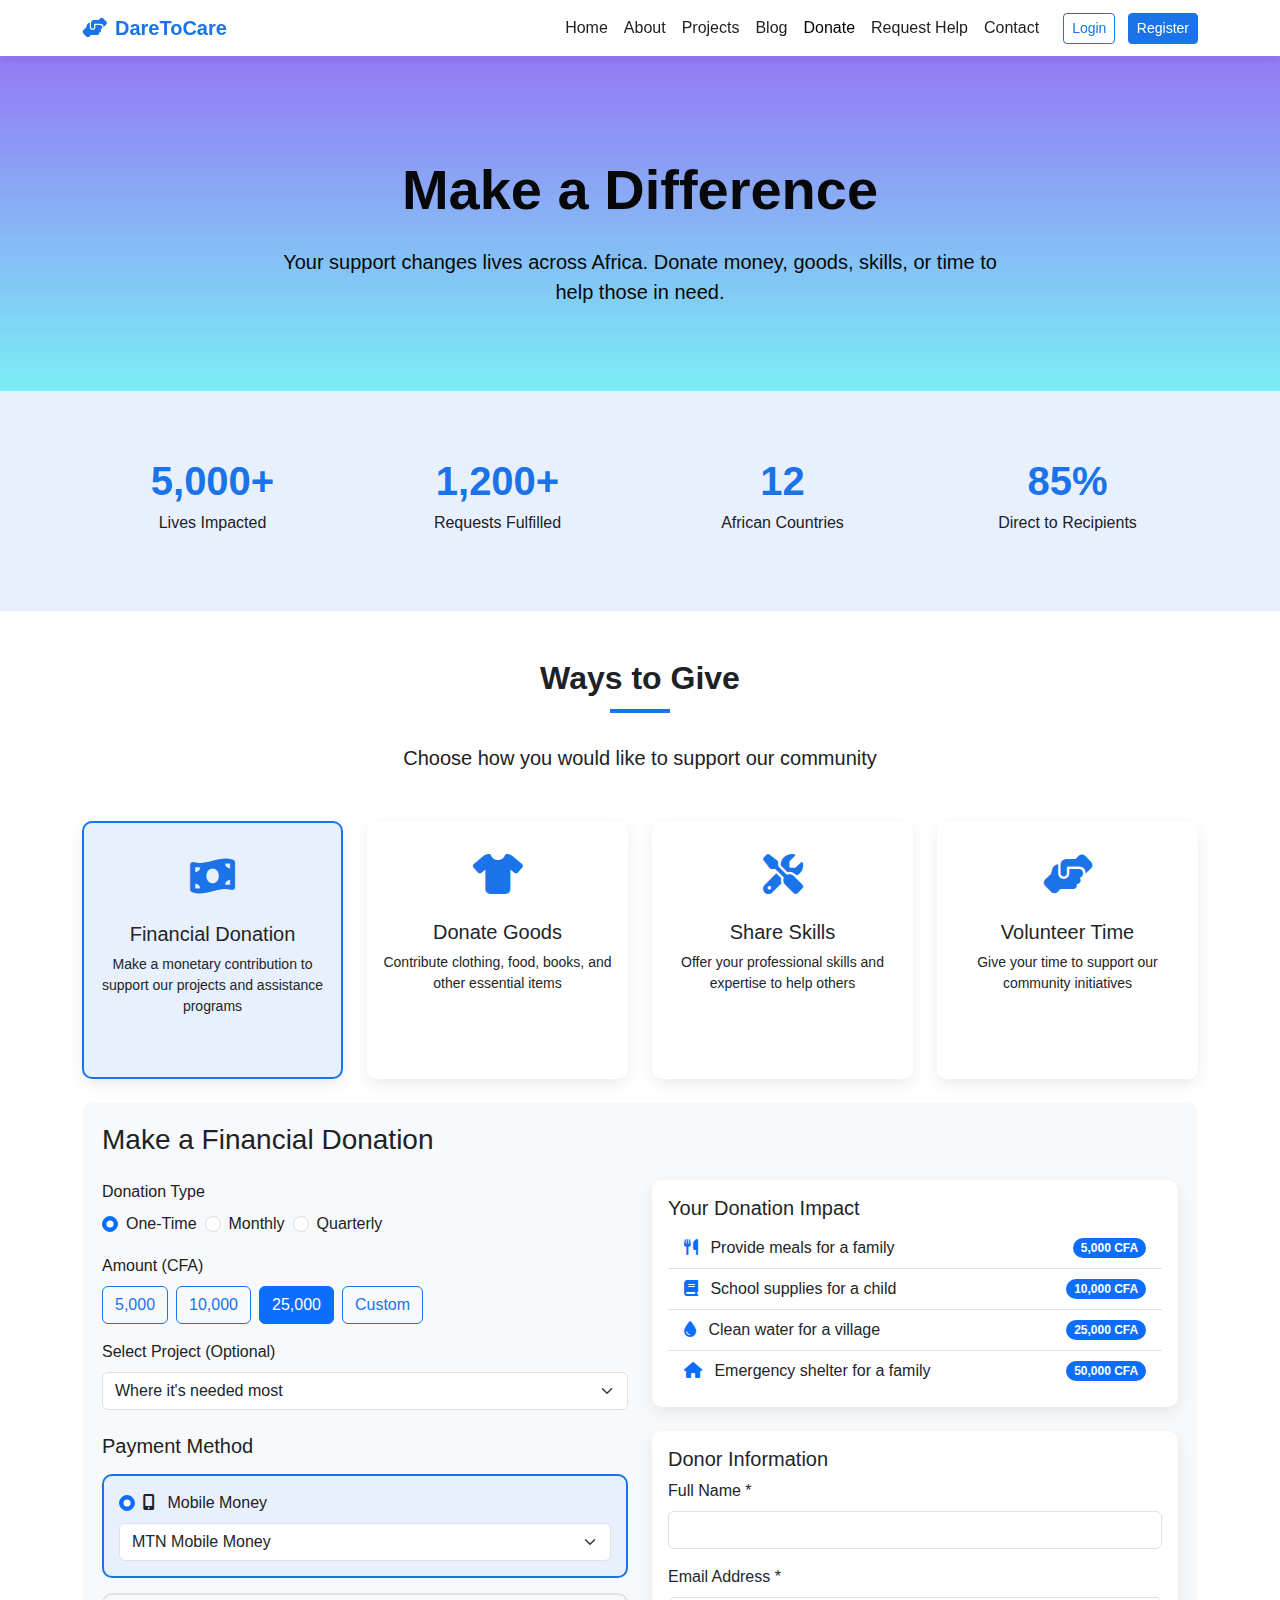
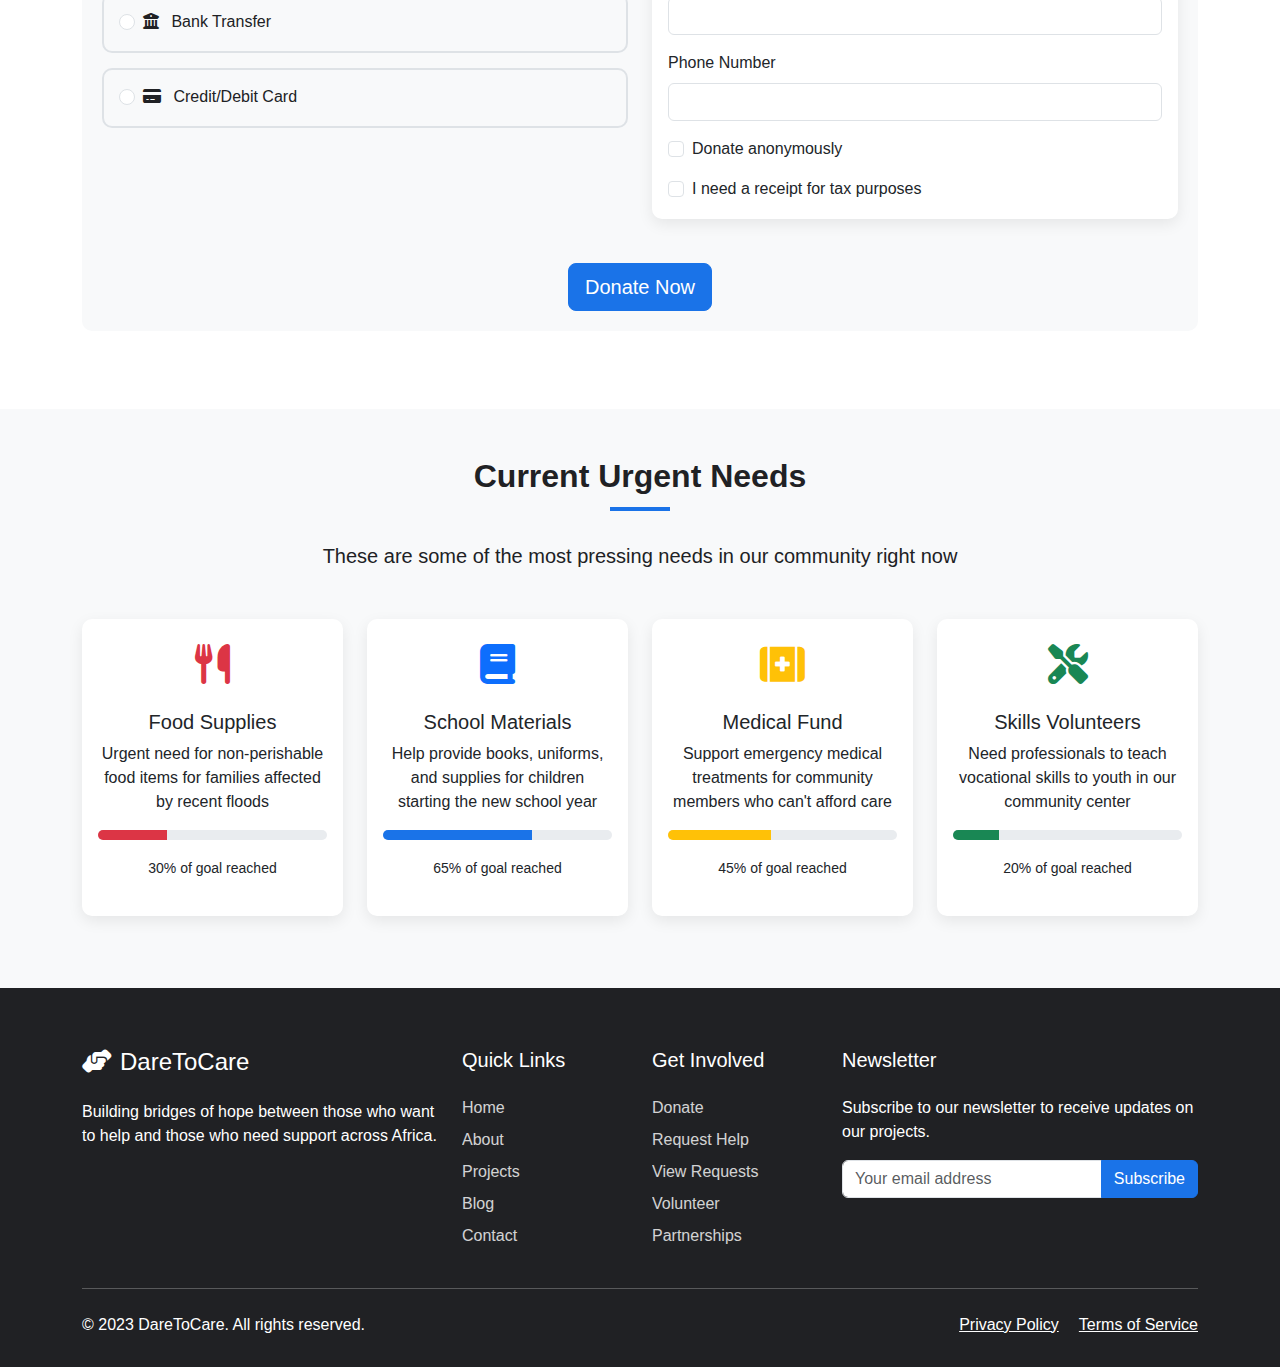
<file: donate.html>
<!DOCTYPE html>
<html lang="en">
<head>
    <meta charset="UTF-8">
    <meta name="viewport" content="width=device-width, initial-scale=1.0">
    <title>Donate - caretodare</title>
    <link href="https://cdn.jsdelivr.net/npm/bootstrap@5.3.0/dist/css/bootstrap.min.css" rel="stylesheet">
    <link rel="stylesheet" href="https://cdnjs.cloudflare.com/ajax/libs/font-awesome/6.4.0/css/all.min.css">
    <style>
        :root {
            --primary-blue: #1a73e8;
            --secondary-blue: #4285f4;
            --light-blue: #e8f0fe;
            --dark-blue: #0d47a1;
            --white: #ffffff;
            --light-gray: #f8f9fa;
            --text-dark: #202124;
        }
        
        body {
            font-family: 'Segoe UI', Tahoma, Geneva, Verdana, sans-serif;
            color: var(--text-dark);
            background-color: var(--white);
        }
        
        .navbar {
            background-color: var(--white);
            box-shadow: 0 2px 10px rgba(0, 0, 0, 0.1);
        }
        
        .navbar-brand {
            font-weight: 700;
            color: var(--primary-blue);
        }
        
        .nav-link {
            color: var(--text-dark);
            font-weight: 500;
        }
        
        .nav-link:hover {
            color: var(--primary-blue);
        }
        
        .btn-primary {
            background-color: var(--primary-blue);
            border-color: var(--primary-blue);
        }
        
        .btn-primary:hover {
            background-color: var(--dark-blue);
            border-color: var(--dark-blue);
        }
        
        .btn-outline-primary {
            color: var(--primary-blue);
            border-color: var(--primary-blue);
        }
        
        .btn-outline-primary:hover {
            background-color: var(--primary-blue);
            color: var(--white);
        }
        
        .hero-section {
            background: linear-gradient(rgba(102, 64, 240, 0.699), rgba(34, 226, 240, 0.6)), 
                        url();
            background-size: cover;
            background-position: center;
            padding: 100px 0 60px;
            color: rgb(8, 8, 8);
            text-align: center;
        }
        
        .section-title {
            position: relative;
            padding-bottom: 15px;
            margin-bottom: 30px;
            font-weight: 700;
        }
        
        .section-title:after {
            content: '';
            position: absolute;
            bottom: 0;
            left: 0;
            width: 60px;
            height: 4px;
            background-color: var(--primary-blue);
        }
        
        .section-title.center:after {
            left: 50%;
            transform: translateX(-50%);
        }
        
        .card {
            border: none;
            border-radius: 10px;
            box-shadow: 0 5px 15px rgba(0, 0, 0, 0.08);
            transition: transform 0.3s ease;
            margin-bottom: 20px;
        }
        
        .card:hover {
            transform: translateY(-5px);
        }
        
        .donation-option {
            cursor: pointer;
            transition: all 0.3s ease;
            height: 100%;
        }
        
        .donation-option:hover {
            transform: translateY(-5px);
            box-shadow: 0 10px 25px rgba(0, 0, 0, 0.15);
        }
        
        .donation-option.active {
            border: 2px solid var(--primary-blue);
            background-color: var(--light-blue);
        }
        
        .donation-icon {
            font-size: 2.5rem;
            color: var(--primary-blue);
            margin-bottom: 15px;
        }
        
        .impact-number {
            font-size: 2.5rem;
            font-weight: 700;
            color: var(--primary-blue);
        }
        
        .stats-section {
            background-color: var(--light-blue);
            padding: 60px 0;
        }
        
        .form-section {
            display: none;
            padding: 20px;
            background-color: var(--light-gray);
            border-radius: 10px;
            margin-bottom: 30px;
        }
        
        .form-section.active {
            display: block;
        }
        
        .payment-option {
            cursor: pointer;
            border: 2px solid #dee2e6;
            border-radius: 10px;
            padding: 15px;
            margin-bottom: 15px;
            transition: all 0.3s;
        }
        
        .payment-option:hover {
            border-color: var(--primary-blue);
            background-color: var(--light-blue);
        }
        
        .payment-option.selected {
            border-color: var(--primary-blue);
            background-color: var(--light-blue);
        }
        
        footer {
            background-color: var(--text-dark);
            color: var(--white);
            padding: 60px 0 30px;
        }
        
        .footer-links a {
            color: var(--white);
            text-decoration: none;
            opacity: 0.8;
            transition: opacity 0.3s;
        }
        
        .footer-links a:hover {
            opacity: 1;
            color: var(--white);
        }
        
        .social-icon {
            display: inline-flex;
            align-items: center;
            justify-content: center;
            width: 40px;
            height: 40px;
            border-radius: 50%;
            background-color: rgba(255, 255, 255, 0.1);
            color: var(--white);
            margin-right: 10px;
            transition: background-color 0.3s;
        }
        
        .social-icon:hover {
            background-color: var(--primary-blue);
        }
        
        .progress {
            height: 10px;
            border-radius: 5px;
        }
        
        .progress-bar {
            background-color: var(--primary-blue);
        }
        
        .need-tag {
            display: inline-block;
            padding: 5px 12px;
            border-radius: 20px;
            font-size: 0.8rem;
            margin-right: 5px;
            margin-bottom: 5px;
            background-color: var(--light-blue);
            color: var(--primary-blue);
        }
        
        /* Responsive adjustments */
        @media (max-width: 768px) {
            .hero-section {
                padding: 80px 0 40px;
            }
            
            .section-title:after {
                left: 50%;
                transform: translateX(-50%);
            }
            
            .impact-number {
                font-size: 2rem;
            }
        }
    </style>
</head>
<body>
    <!-- Navigation -->
    <nav class="navbar navbar-expand-lg navbar-light sticky-top">
        <div class="container">
            <a class="navbar-brand" href="./index.html">
                <i class="fas fa-hands-helping me-2"></i>DareToCare
            </a>
            <button class="navbar-toggler" type="button" data-bs-toggle="collapse" data-bs-target="#navbarNav">
                <span class="navbar-toggler-icon"></span>
            </button>
            <div class="collapse navbar-collapse" id="navbarNav">
                <ul class="navbar-nav ms-auto">
                    <li class="nav-item">
                        <a class="nav-link" href="./index.html">Home</a>
                    </li>
                    <li class="nav-item">
                        <a class="nav-link" href="./index.html#about">About</a>
                    </li>
                    <li class="nav-item">
                        <a class="nav-link" href="./projects.html">Projects</a>
                    </li>
                    <li class="nav-item">
                        <a class="nav-link" href="./community.html">Blog</a>
                    </li>
                    <li class="nav-item">
                        <a class="nav-link active" href="./donate.html">Donate</a>
                    </li>
                    <li class="nav-item">
                        <a class="nav-link" href="./request.html">Request Help</a>
                    </li>
                    <li class="nav-item">
                        <a class="nav-link" href="./index.html#contact">Contact</a>
                    </li>
                </ul>
                <div class="ms-lg-3 mt-3 mt-lg-0">
                    <a href="./login.html" class="btn btn-outline-primary btn-sm me-2">Login</a>
                    <a href="./register.html" class="btn btn-primary btn-sm">Register</a>
                </div>
            </div>
        </div>
    </nav>

    <!-- Hero Section -->
    <section class="hero-section">
        <div class="container">
            <div class="row">
                <div class="col-lg-8 mx-auto">
                    <h1 class="display-4 fw-bold mb-4">Make a Difference</h1>
                    <p class="lead mb-4">Your support changes lives across Africa. Donate money, goods, skills, or time to help those in need.</p>
                </div>
            </div>
        </div>
    </section>

    <!-- Stats Section -->
    <section class="stats-section">
        <div class="container">
            <div class="row text-center">
                <div class="col-md-3 col-6 mb-4 mb-md-0">
                    <div class="impact-number">5,000+</div>
                    <p>Lives Impacted</p>
                </div>
                <div class="col-md-3 col-6 mb-4 mb-md-0">
                    <div class="impact-number">1,200+</div>
                    <p>Requests Fulfilled</p>
                </div>
                <div class="col-md-3 col-6">
                    <div class="impact-number">12</div>
                    <p>African Countries</p>
                </div>
                <div class="col-md-3 col-6">
                    <div class="impact-number">85%</div>
                    <p>Direct to Recipients</p>
                </div>
            </div>
        </div>
    </section>

    <!-- Donation Options -->
    <section class="py-5">
        <div class="container">
            <h2 class="section-title center text-center">Ways to Give</h2>
            <p class="text-center lead mb-5">Choose how you would like to support our community</p>
            
            <div class="row">
                <div class="col-md-6 col-lg-3 mb-4">
                    <div class="card donation-option text-center active" data-type="money">
                        <div class="card-body py-4">
                            <div class="donation-icon">
                                <i class="fas fa-money-bill-wave"></i>
                            </div>
                            <h5>Financial Donation</h5>
                            <p class="small">Make a monetary contribution to support our projects and assistance programs</p>
                        </div>
                    </div>
                </div>
                
                <div class="col-md-6 col-lg-3 mb-4">
                    <div class="card donation-option text-center" data-type="goods">
                        <div class="card-body py-4">
                            <div class="donation-icon">
                                <i class="fas fa-tshirt"></i>
                            </div>
                            <h5>Donate Goods</h5>
                            <p class="small">Contribute clothing, food, books, and other essential items</p>
                        </div>
                    </div>
                </div>
                
                <div class="col-md-6 col-lg-3 mb-4">
                    <div class="card donation-option text-center" data-type="skills">
                        <div class="card-body py-4">
                            <div class="donation-icon">
                                <i class="fas fa-tools"></i>
                            </div>
                            <h5>Share Skills</h5>
                            <p class="small">Offer your professional skills and expertise to help others</p>
                        </div>
                    </div>
                </div>
                
                <div class="col-md-6 col-lg-3 mb-4">
                    <div class="card donation-option text-center" data-type="time">
                        <div class="card-body py-4">
                            <div class="donation-icon">
                                <i class="fas fa-hands-helping"></i>
                            </div>
                            <h5>Volunteer Time</h5>
                            <p class="small">Give your time to support our community initiatives</p>
                        </div>
                    </div>
                </div>
            </div>
            
            <!-- Money Donation Form -->
            <div id="money-form" class="form-section active">
                <h3 class="mb-4">Make a Financial Donation</h3>
                <div class="row">
                    <div class="col-lg-6">
                        <form>
                            <div class="mb-3">
                                <label class="form-label">Donation Type</label>
                                <div class="d-flex flex-wrap gap-2">
                                    <div class="form-check">
                                        <input class="form-check-input" type="radio" name="donationType" id="oneTime" checked>
                                        <label class="form-check-label" for="oneTime">One-Time</label>
                                    </div>
                                    <div class="form-check">
                                        <input class="form-check-input" type="radio" name="donationType" id="monthly">
                                        <label class="form-check-label" for="monthly">Monthly</label>
                                    </div>
                                    <div class="form-check">
                                        <input class="form-check-input" type="radio" name="donationType" id="quarterly">
                                        <label class="form-check-label" for="quarterly">Quarterly</label>
                                    </div>
                                </div>
                            </div>
                            
                            <div class="mb-3">
                                <label class="form-label">Amount (CFA)</label>
                                <div class="d-flex flex-wrap gap-2 mb-2">
                                    <input type="radio" class="btn-check" name="amount" id="amount5k" autocomplete="off">
                                    <label class="btn btn-outline-primary" for="amount5k">5,000</label>
                                    
                                    <input type="radio" class="btn-check" name="amount" id="amount10k" autocomplete="off">
                                    <label class="btn btn-outline-primary" for="amount10k">10,000</label>
                                    
                                    <input type="radio" class="btn-check" name="amount" id="amount25k" autocomplete="off" checked>
                                    <label class="btn btn-outline-primary" for="amount25k">25,000</label>
                                    
                                    <input type="radio" class="btn-check" name="amount" id="amountCustom" autocomplete="off">
                                    <label class="btn btn-outline-primary" for="amountCustom">Custom</label>
                                </div>
                                <div class="mt-2" id="customAmountField" style="display: none;">
                                    <input type="number" class="form-control" placeholder="Enter custom amount">
                                </div>
                            </div>
                            
                            <div class="mb-4">
                                <label class="form-label">Select Project (Optional)</label>
                                <select class="form-select">
                                    <option selected>Where it's needed most</option>
                                    <option>Education for All</option>
                                    <option>Clean Water Initiative</option>
                                    <option>Youth Skill Workshops</option>
                                    <option>Emergency Response Fund</option>
                                    <option>Community Food Bank</option>
                                </select>
                            </div>
                            
                            <h5 class="mb-3">Payment Method</h5>
                            <div class="payment-option selected">
                                <div class="form-check">
                                    <input class="form-check-input" type="radio" name="paymentMethod" id="mobileMoney" checked>
                                    <label class="form-check-label" for="mobileMoney">
                                        <i class="fas fa-mobile-alt me-2"></i> Mobile Money
                                    </label>
                                </div>
                                <div class="mt-2">
                                    <select class="form-select">
                                        <option>MTN Mobile Money</option>
                                        <option>Orange Money</option>
                                        <option>Other</option>
                                    </select>
                                </div>
                            </div>
                            
                            <div class="payment-option">
                                <div class="form-check">
                                    <input class="form-check-input" type="radio" name="paymentMethod" id="bankTransfer">
                                    <label class="form-check-label" for="bankTransfer">
                                        <i class="fas fa-university me-2"></i> Bank Transfer
                                    </label>
                                </div>
                            </div>
                            
                            <div class="payment-option">
                                <div class="form-check">
                                    <input class="form-check-input" type="radio" name="paymentMethod" id="creditCard">
                                    <label class="form-check-label" for="creditCard">
                                        <i class="fas fa-credit-card me-2"></i> Credit/Debit Card
                                    </label>
                                </div>
                            </div>
                        </form>
                    </div>
                    
                    <div class="col-lg-6">
                        <div class="card">
                            <div class="card-body">
                                <h5 class="card-title">Your Donation Impact</h5>
                                <ul class="list-group list-group-flush">
                                    <li class="list-group-item d-flex justify-content-between align-items-center">
                                        <span><i class="fas fa-utensils me-2 text-primary"></i> Provide meals for a family</span>
                                        <span class="badge bg-primary rounded-pill">5,000 CFA</span>
                                    </li>
                                    <li class="list-group-item d-flex justify-content-between align-items-center">
                                        <span><i class="fas fa-book me-2 text-primary"></i> School supplies for a child</span>
                                        <span class="badge bg-primary rounded-pill">10,000 CFA</span>
                                    </li>
                                    <li class="list-group-item d-flex justify-content-between align-items-center">
                                        <span><i class="fas fa-tint me-2 text-primary"></i> Clean water for a village</span>
                                        <span class="badge bg-primary rounded-pill">25,000 CFA</span>
                                    </li>
                                    <li class="list-group-item d-flex justify-content-between align-items-center">
                                        <span><i class="fas fa-home me-2 text-primary"></i> Emergency shelter for a family</span>
                                        <span class="badge bg-primary rounded-pill">50,000 CFA</span>
                                    </li>
                                </ul>
                            </div>
                        </div>
                        
                        <div class="card mt-4">
                            <div class="card-body">
                                <h5 class="card-title">Donor Information</h5>
                                <form>
                                    <div class="mb-3">
                                        <label class="form-label">Full Name *</label>
                                        <input type="text" class="form-control" required>
                                    </div>
                                    <div class="mb-3">
                                        <label class="form-label">Email Address *</label>
                                        <input type="email" class="form-control" required>
                                    </div>
                                    <div class="mb-3">
                                        <label class="form-label">Phone Number</label>
                                        <input type="tel" class="form-control">
                                    </div>
                                    <div class="form-check mb-3">
                                        <input class="form-check-input" type="checkbox" id="anonymous">
                                        <label class="form-check-label" for="anonymous">
                                            Donate anonymously
                                        </label>
                                    </div>
                                    <div class="form-check">
                                        <input class="form-check-input" type="checkbox" id="receipt">
                                        <label class="form-check-label" for="receipt">
                                            I need a receipt for tax purposes
                                        </label>
                                    </div>
                                </form>
                            </div>
                        </div>
                    </div>
                </div>
                
                <div class="text-center mt-4">
                    <button type="button" class="btn btn-primary btn-lg">Donate Now</button>
                </div>
            </div>
            
            <!-- Goods Donation Form -->
            <div id="goods-form" class="form-section">
                <h3 class="mb-4">Donate Goods and Items</h3>
                <div class="row">
                    <div class="col-lg-6">
                        <form>
                            <div class="mb-3">
                                <label class="form-label">What would you like to donate? *</label>
                                <div class="d-flex flex-wrap gap-2 mb-2">
                                    <div class="form-check">
                                        <input class="form-check-input" type="checkbox" id="donateClothing">
                                        <label class="form-check-label" for="donateClothing">Clothing</label>
                                    </div>
                                    <div class="form-check">
                                        <input class="form-check-input" type="checkbox" id="donateFood">
                                        <label class="form-check-label" for="donateFood">Food</label>
                                    </div>
                                    <div class="form-check">
                                        <input class="form-check-input" type="checkbox" id="donateBooks">
                                        <label class="form-check-label" for="donateBooks">Books</label>
                                    </div>
                                    <div class="form-check">
                                        <input class="form-check-input" type="checkbox" id="donateFurniture">
                                        <label class="form-check-label" for="donateFurniture">Furniture</label>
                                    </div>
                                    <div class="form-check">
                                        <input class="form-check-input" type="checkbox" id="donateOther">
                                        <label class="form-check-label" for="donateOther">Other Items</label>
                                    </div>
                                </div>
                            </div>
                            
                            <div class="mb-3">
                                <label class="form-label">Item Description *</label>
                                <textarea class="form-control" rows="3" placeholder="Please describe the items you want to donate"></textarea>
                            </div>
                            
                            <div class="mb-3">
                                <label class="form-label">Condition of Items *</label>
                                <select class="form-select">
                                    <option selected>Select condition</option>
                                    <option>New</option>
                                    <option>Like New</option>
                                    <option>Good</option>
                                    <option>Fair</option>
                                </select>
                            </div>
                            
                            <div class="mb-3">
                                <label class="form-label">Estimated Quantity *</label>
                                <input type="text" class="form-control" placeholder="e.g., 5 bags of clothes, 10 books">
                            </div>
                            
                            <div class="mb-3">
                                <label class="form-label">Pickup/Drop-off Preference *</label>
                                <select class="form-select">
                                    <option selected>Select option</option>
                                    <option>I can drop off at your location</option>
                                    <option>I need pickup from my location</option>
                                    <option>I'll coordinate with your team</option>
                                </select>
                            </div>
                        </form>
                    </div>
                    
                    <div class="col-lg-6">
                        <div class="card">
                            <div class="card-body">
                                <h5 class="card-title">Most Needed Items</h5>
                                <ul class="list-group list-group-flush">
                                    <li class="list-group-item">
                                        <i class="fas fa-tshirt me-2 text-primary"></i> Clothing (all sizes, especially children's)
                                    </li>
                                    <li class="list-group-item">
                                        <i class="fas fa-shoe-prints me-2 text-primary"></i> Shoes and footwear
                                    </li>
                                    <li class="list-group-item">
                                        <i class="fas fa-book me-2 text-primary"></i> Educational books and materials
                                    </li>
                                    <li class="list-group-item">
                                        <i class="fas fa-blanket me-2 text-primary"></i> Blankets and bedding
                                    </li>
                                    <li class="list-group-item">
                                        <i class="fas fa-utensils me-2 text-primary"></i> Non-perishable food items
                                    </li>
                                    <li class="list-group-item">
                                        <i class="fas fa-baby me-2 text-primary"></i> Baby supplies (diapers, formula, clothes)
                                    </li>
                                </ul>
                            </div>
                        </div>
                        
                        <div class="card mt-4">
                            <div class="card-body">
                                <h5 class="card-title">Your Information</h5>
                                <form>
                                    <div class="mb-3">
                                        <label class="form-label">Full Name *</label>
                                        <input type="text" class="form-control" required>
                                    </div>
                                    <div class="mb-3">
                                        <label class="form-label">Email Address *</label>
                                        <input type="email" class="form-control" required>
                                    </div>
                                    <div class="mb-3">
                                        <label class="form-label">Phone Number *</label>
                                        <input type="tel" class="form-control" required>
                                    </div>
                                    <div class="mb-3">
                                        <label class="form-label">Location *</label>
                                        <input type="text" class="form-control" required>
                                    </div>
                                </form>
                            </div>
                        </div>
                    </div>
                </div>
                
                <div class="text-center mt-4">
                    <button type="button" class="btn btn-primary btn-lg">Submit Donation Offer</button>
                </div>
            </div>
            
            <!-- Skills Donation Form -->
            <div id="skills-form" class="form-section">
                <h3 class="mb-4">Share Your Skills and Expertise</h3>
                <div class="row">
                    <div class="col-lg-6">
                        <form>
                            <div class="mb-3">
                                <label class="form-label">What skills can you offer? *</label>
                                <select class="form-select" multiple>
                                    <option>Teaching/Tutoring</option>
                                    <option>Medical/Healthcare</option>
                                    <option>Legal Advice</option>
                                    <option>IT/Computer Skills</option>
                                    <option>Construction/Repair</option>
                                    <option>Business Coaching</option>
                                    <option>Counseling/Therapy</option>
                                    <option>Art/Music</option>
                                    <option>Language Translation</option>
                                    <option>Other</option>
                                </select>
                                <div class="form-text">Hold Ctrl/Cmd to select multiple options</div>
                            </div>
                            
                            <div class="mb-3">
                                <label class="form-label">Please describe your skills and experience *</label>
                                <textarea class="form-control" rows="3" placeholder="Tell us about your professional background and expertise"></textarea>
                            </div>
                            
                            <div class="mb-3">
                                <label class="form-label">Availability *</label>
                                <div class="d-flex flex-wrap gap-2">
                                    <div class="form-check">
                                        <input class="form-check-input" type="checkbox" id="availabilityWeekdays">
                                        <label class="form-check-label" for="availabilityWeekdays">Weekdays</label>
                                    </div>
                                    <div class="form-check">
                                        <input class="form-check-input" type="checkbox" id="availabilityWeekends">
                                        <label class="form-check-label" for="availabilityWeekends">Weekends</label>
                                    </div>
                                    <div class="form-check">
                                        <input class="form-check-input" type="checkbox" id="availabilityEvenings">
                                        <label class="form-check-label" for="availabilityEvenings">Evenings</label>
                                    </div>
                                    <div class="form-check">
                                        <input class="form-check-input" type="checkbox" id="availabilityFlexible">
                                        <label class="form-check-label" for="availabilityFlexible">Flexible</label>
                                    </div>
                                </div>
                            </div>
                            
                            <div class="mb-3">
                                <label class="form-label">How would you like to help? *</label>
                                <select class="form-select">
                                    <option selected>Select option</option>
                                    <option>One-time workshop/training</option>
                                    <option>Ong mentoring/coaching</option>
                                    <option>Remote assistance</option>
                                    <option>In-person assistance</option>
                                    <option>Project-based help</option>
                                </select>
                            </div>
                            
                            <div class="mb-3">
                                <label class="form-label">Preferred Duration</label>
                                <input type="text" class="form-control" placeholder="e.g., 2 hours per week, one-time 4-hour workshop">
                            </div>
                        </form>
                    </div>
                    
                    <div class="col-lg-6">
                        <div class="card">
                            <div class="card-body">
                                <h5 class="card-title">Skills Most in Demand</h5>
                                <ul class="list-group list-group-flush">
                                    <li class="list-group-item">
                                        <i class="fas fa-chalkboard-teacher me-2 text-primary"></i> Tutoring (all subjects)
                                    </li>
                                    <li class="list-group-item">
                                        <i class="fas fa-laptop-code me-2 text-primary"></i> Digital literacy training
                                    </li>
                                    <li class="list-group-item">
                                        <i class="fas fa-briefcase me-2 text-primary"></i> Job interview preparation
                                    </li>
                                    <li class="list-group-item">
                                        <i class="fas fa-file-invoice me-2 text-primary"></i> CV/resume writing help
                                    </li>
                                    <li class="list-group-item">
                                        <i class="fas fa-seedling me-2 text-primary"></i> Agricultural training
                                    </li>
                                    <li class="list-group-item">
                                        <i class="fas fa-tools me-2 text-primary"></i> Vocational skills (sewing, carpentry, etc.)
                                    </li>
                                </ul>
                            </div>
                        </div>
                        
                        <div class="card mt-4">
                            <div class="card-body">
                                <h5 class="card-title">Your Information</h5>
                                <form>
                                    <div class="mb-3">
                                        <label class="form-label">Full Name *</label>
                                        <input type="text" class="form-control" required>
                                    </div>
                                    <div class="mb-3">
                                        <label class="form-label">Email Address *</label>
                                        <input type="email" class="form-control" required>
                                    </div>
                                    <div class="mb-3">
                                        <label class="form-label">Phone Number *</label>
                                        <input type="tel" class="form-control" required>
                                    </div>
                                    <div class="mb-3">
                                        <label class="form-label">Profession/Area of Expertise *</label>
                                        <input type="text" class="form-control" required>
                                    </div>
                                    <div class="mb-3">
                                        <label class="form-label">Years of Experience</label>
                                        <input type="number" class="form-control" min="0">
                                    </div>
                                </form>
                            </div>
                        </div>
                    </div>
                </div>
                
                <div class="text-center mt-4">
                    <button type="button" class="btn btn-primary btn-lg">Offer Your Skills</button>
                </div>
            </div>
            
            <!-- Time Donation Form -->
            <div id="time-form" class="form-section">
                <h3 class="mb-4">Volunteer Your Time</h3>
                <div class="row">
                    <div class="col-lg-6">
                        <form>
                            <div class="mb-3">
                                <label class="form-label">How would you like to volunteer? *</label>
                                <select class="form-select">
                                    <option selected>Select option</option>
                                    <option>Distribution center helper</option>
                                    <option>Event volunteer</option>
                                    <option>Community outreach</option>
                                    <option>Administrative support</option>
                                    <option>Fundraising</option>
                                    <option>Translation services</option>
                                    <option>Driver/Delivery</option>
                                    <option>Other</option>
                                </select>
                            </div>
                            
                            <div class="mb-3">
                                <label class="form-label">Availability *</label>
                                <div class="row">
                                    <div class="col-md-6 mb-2">
                                        <label class="form-label">Days Available</label>
                                        <select class="form-select" multiple>
                                            <option>Monday</option>
                                            <option>Tuesday</option>
                                            <option>Wednesday</option>
                                            <option>Thursday</option>
                                            <option>Friday</option>
                                            <option>Saturday</option>
                                            <option>Sunday</option>
                                        </select>
                                    </div>
                                    <div class="col-md-6">
                                        <label class="form-label">Time of Day</label>
                                        <select class="form-select">
                                            <option>Mornings</option>
                                            <option>Afternoons</option>
                                            <option>Evenings</option>
                                            <option>Any time</option>
                                        </select>
                                    </div>
                                </div>
                            </div>
                            
                            <div class="mb-3">
                                <label class="form-label">How many hours can you commit per week? *</label>
                                <select class="form-select">
                                    <option>1-2 hours</option>
                                    <option>3-5 hours</option>
                                    <option>5-10 hours</option>
                                    <option>10+ hours</option>
                                    <option>Varies</option>
                                </select>
                            </div>
                            
                            <div class="mb-3">
                                <label class="form-label">Do you have any previous volunteer experience?</label>
                                <textarea class="form-control" rows="2" placeholder="Please describe"></textarea>
                            </div>
                            
                            <div class="mb-3">
                                <label class="form-label">Any special skills or qualifications?</label>
                                <textarea class="form-control" rows="2" placeholder="First aid, driving license, languages, etc."></textarea>
                            </div>
                        </form>
                    </div>
                    
                    <div class="col-lg-6">
                        <div class="card">
                            <div class="card-body">
                                <h5 class="card-title">Volunteer Opportunities</h5>
                                <ul class="list-group list-group-flush">
                                    <li class="list-group-item">
                                        <i class="fas fa-people-carry me-2 text-primary"></i> Sorting and organizing donations
                                    </li>
                                    <li class="list-group-item">
                                        <i class="fas fa-truck me-2 text-primary"></i> Delivery and distribution
                                    </li>
                                    <li class="list-group-item">
                                        <i class="fas fa-hands-helping me-2 text-primary"></i> Community outreach
                                    </li>
                                    <li class="list-group-item">
                                        <i class="fas fa-chalkboard me-2 text-primary"></i> Workshop facilitation
                                    </li>
                                    <li class="list-group-item">
                                        <i class="fas fa-laptop me-2 text-primary"></i> Administrative support
                                    </li>
                                    <li class="list-group-item">
                                        <i class="fas fa-camera me-2 text-primary"></i> Photography/videography
                                    </li>
                                </ul>
                            </div>
                        </div>
                        
                        <div class="card mt-4">
                            <div class="card-body">
                                <h5 class="card-title">Your Information</h5>
                                <form>
                                    <div class="mb-3">
                                        <label class="form-label">Full Name *</label>
                                        <input type="text" class="form-control" required>
                                    </div>
                                    <div class="mb-3">
                                        <label class="form-label">Email Address *</label>
                                        <input type="email" class="form-control" required>
                                    </div>
                                    <div class="mb-3">
                                        <label class="form-label">Phone Number *</label>
                                        <input type="tel" class="form-control" required>
                                    </div>
                                    <div class="mb-3">
                                        <label class="form-label">Location *</label>
                                        <input type="text" class="form-control" required>
                                    </div>
                                    <div class="mb-3">
                                        <label class="form-label">Age Group</label>
                                        <select class="form-select">
                                            <option>Under 18</option>
                                            <option>18-24</option>
                                            <option>25-34</option>
                                            <option>35-44</option>
                                            <option>45-54</option>
                                            <option>55-64</option>
                                            <option>65+</option>
                                        </select>
                                    </div>
                                </form>
                            </div>
                        </div>
                    </div>
                </div>
                
                <div class="text-center mt-4">
                    <button type="button" class="btn btn-primary btn-lg">Apply to Volunteer</button>
                </div>
            </div>
        </div>
    </section>

    <!-- Current Needs Section -->
    <section class="py-5 bg-light">
        <div class="container">
            <h2 class="section-title center text-center">Current Urgent Needs</h2>
            <p class="text-center lead mb-5">These are some of the most pressing needs in our community right now</p>
            
            <div class="row">
                <div class="col-md-6 col-lg-3 mb-4">
                    <div class="card h-100">
                        <div class="card-body text-center">
                            <div class="donation-icon text-danger">
                                <i class="fas fa-utensils"></i>
                            </div>
                            <h5>Food Supplies</h5>
                            <p>Urgent need for non-perishable food items for families affected by recent floods</p>
                            <div class="progress mb-3">
                                <div class="progress-bar bg-danger" role="progressbar" style="width: 30%" aria-valuenow="30" aria-valuemin="0" aria-valuemax="100"></div>
                            </div>
                            <small>30% of goal reached</small>
                        </div>
                    </div>
                </div>
                
                <div class="col-md-6 col-lg-3 mb-4">
                    <div class="card h-100">
                        <div class="card-body text-center">
                            <div class="donation-icon text-primary">
                                <i class="fas fa-book"></i>
                            </div>
                            <h5>School Materials</h5>
                            <p>Help provide books, uniforms, and supplies for children starting the new school year</p>
                            <div class="progress mb-3">
                                <div class="progress-bar" role="progressbar" style="width: 65%" aria-valuenow="65" aria-valuemin="0" aria-valuemax="100"></div>
                            </div>
                            <small>65% of goal reached</small>
                        </div>
                    </div>
                </div>
                
                <div class="col-md-6 col-lg-3 mb-4">
                    <div class="card h-100">
                        <div class="card-body text-center">
                            <div class="donation-icon text-warning">
                                <i class="fas fa-first-aid"></i>
                            </div>
                            <h5>Medical Fund</h5>
                            <p>Support emergency medical treatments for community members who can't afford care</p>
                            <div class="progress mb-3">
                                <div class="progress-bar bg-warning" role="progressbar" style="width: 45%" aria-valuenow="45" aria-valuemin="0" aria-valuemax="100"></div>
                            </div>
                            <small>45% of goal reached</small>
                        </div>
                    </div>
                </div>
                
                <div class="col-md-6 col-lg-3 mb-4">
                    <div class="card h-100">
                        <div class="card-body text-center">
                            <div class="donation-icon text-success">
                                <i class="fas fa-tools"></i>
                            </div>
                            <h5>Skills Volunteers</h5>
                            <p>Need professionals to teach vocational skills to youth in our community center</p>
                            <div class="progress mb-3">
                                <div class="progress-bar bg-success" role="progressbar" style="width: 20%" aria-valuenow="20" aria-valuemin="0" aria-valuemax="100"></div>
                            </div>
                            <small>20% of goal reached</small>
                        </div>
                    </div>
                </div>
            </div>
        </div>
    </section>

    <!-- Footer -->
    <footer>
        <div class="container">
            <div class="row">
                <div class="col-lg-4 mb-4 mb-lg-0">
                    <h4 class="text-white mb-4"><i class="fas fa-hands-helping me-2"></i>DareToCare</h4>
                    <p>Building bridges of hope between those who want to help and those who need support across Africa.</p>
                </div>
                
                <div class="col-lg-2 col-md-4 mb-4 mb-md-0">
                    <h5 class="text-white mb-4">Quick Links</h5>
                    <ul class="list-unstyled footer-links">
                        <li class="mb-2"><a href="./index.html">Home</a></li>
                        <li class="mb-2"><a href="./index.html#about">About</a></li>
                        <li class="mb-2"><a href="./projects.html">Projects</a></li>
                        <li class="mb-2"><a href="./index.html#blog">Blog</a></li>
                        <li><a href="./index.html#contact">Contact</a></li>
                    </ul>
                </div>
                
                <div class="col-lg-2 col-md-4 mb-4 mb-md-0">
                    <h5 class="text-white mb-4">Get Involved</h5>
                    <ul class="list-unstyled footer-links">
                        <li class="mb-2"><a href="./donate.html">Donate</a></li>
                        <li class="mb-2"><a href="./request-help.html">Request Help</a></li>
                        <li class="mb-2"><a href="./view-requests.html">View Requests</a></li>
                        <li class="mb-2"><a href="#">Volunteer</a></li>
                        <li><a href="#">Partnerships</a></li>
                    </ul>
                </div>
                
                <div class="col-lg-4 col-md-4">
                    <h5 class="text-white mb-4">Newsletter</h5>
                    <p>Subscribe to our newsletter to receive updates on our projects.</p>
                    <form class="mt-3">
                        <div class="input-group">
                            <input type="email" class="form-control" placeholder="Your email address">
                            <button class="btn btn-primary" type="button">Subscribe</button>
                        </div>
                    </form>
                </div>
            </div>
            
            <hr class="my-4 bg-light">
            
            <div class="row">
                <div class="col-md-6 mb-3 mb-md-0">
                    <p class="mb-0">&copy; 2023 DareToCare. All rights reserved.</p>
                </div>
                <div class="col-md-6 text-md-end">
                    <a href="#" class="text-white me-3">Privacy Policy</a>
                    <a href="#" class="text-white">Terms of Service</a>
                </div>
            </div>
        </div>
    </footer>

    <script src="https://cdn.jsdelivr.net/npm/bootstrap@5.3.0/dist/js/bootstrap.bundle.min.js"></script>
    <script>
        document.addEventListener('DOMContentLoaded', function() {
            // Donation type selection
            const donationOptions = document.querySelectorAll('.donation-option');
            const formSections = document.querySelectorAll('.form-section');
            
            donationOptions.forEach(option => {
                option.addEventListener('click', () => {
                    // Remove active class from all options
                    donationOptions.forEach(opt => opt.classList.remove('active'));
                    
                    // Add active class to clicked option
                    option.classList.add('active');
                    
                    // Get donation type value
                    const donationType = option.getAttribute('data-type');
                    
                    // Hide all form sections
                    formSections.forEach(section => section.classList.remove('active'));
                    
                    // Show the relevant form section
                    document.getElementById(`${donationType}-form`).classList.add('active');
                });
            });
            
            // Custom amount toggle
            document.querySelectorAll('input[name="amount"]').forEach(function(radio) {
                radio.addEventListener('change', function() {
                    if (this.id === 'amountCustom') {
                        document.getElementById('customAmountField').style.display = 'block';
                    } else {
                        document.getElementById('customAmountField').style.display = 'none';
                    }
                });
            });
            
            // Payment option selection
            const paymentOptions = document.querySelectorAll('.payment-option');
            
            paymentOptions.forEach(option => {
                option.addEventListener('click', function() {
                    paymentOptions.forEach(opt => opt.classList.remove('selected'));
                    this.classList.add('selected');
                    const radioInput = this.querySelector('input[type="radio"]');
                    if (radioInput) {
                        radioInput.checked = true;
                    }
                });
            });
            
            // Form validation and submission
            const donationForms = document.querySelectorAll('form');
            
            donationForms.forEach(form => {
                form.addEventListener('submit', function(e) {
                    e.preventDefault();
                    
                    // In a real application, you would process the donation here
                    alert('Thank you for your generous donation! In a real application, this would process your donation.');
                });
            });
        });
    </script>
</body>
</html>
</file>
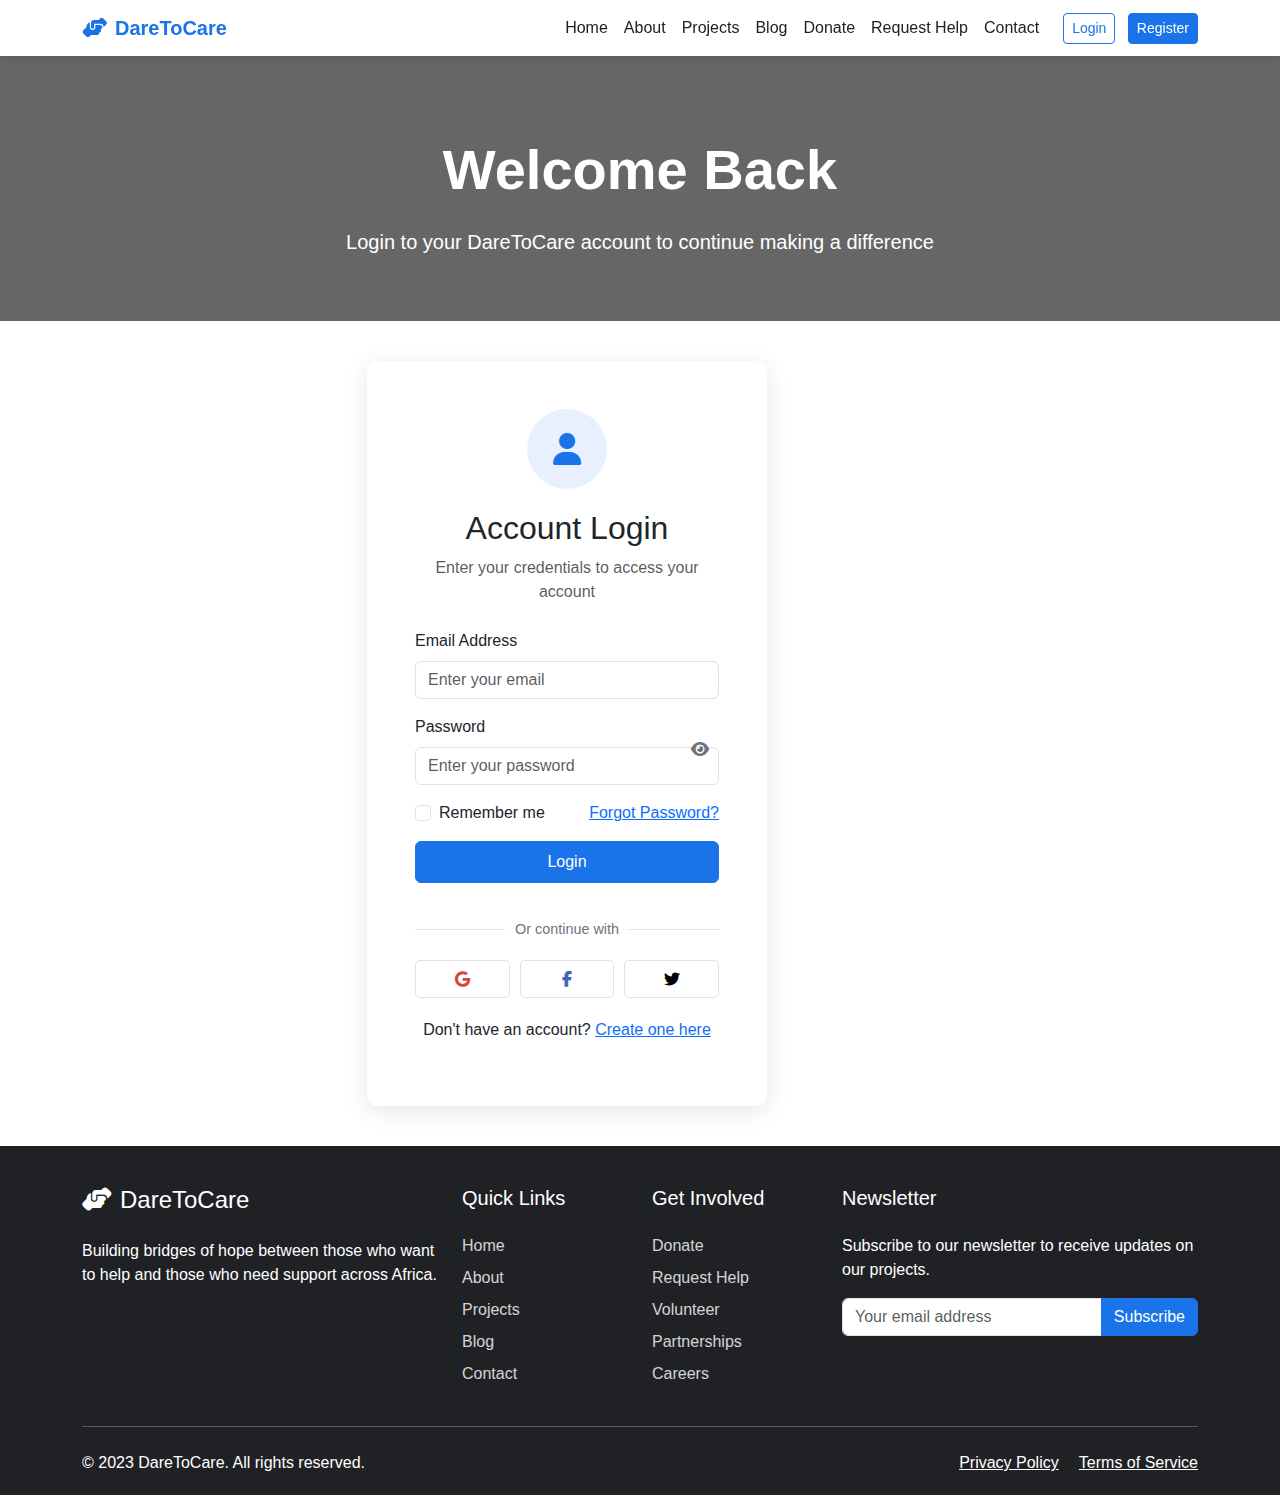
<file: login.html>
<!DOCTYPE html>
<html lang="en">
<head>
    <meta charset="UTF-8">
    <meta name="viewport" content="width=device-width, initial-scale=1.0">
    <title>CareToDare - HopeBridge</title>
    <link href="https://cdn.jsdelivr.net/npm/bootstrap@5.3.0/dist/css/bootstrap.min.css" rel="stylesheet">
    <link rel="stylesheet" href="https://cdnjs.cloudflare.com/ajax/libs/font-awesome/6.4.0/css/all.min.css">
    <style>
        :root {
            --primary-blue: #1a73e8;
            --secondary-blue: #4285f4;
            --light-blue: #e8f0fe;
            --dark-blue: #0d47a1;
            --white: #ffffff;
            --light-gray: #f8f9fa;
            --text-dark: #202124;
        }
        
        body {
            font-family: 'Segoe UI', Tahoma, Geneva, Verdana, sans-serif;
            color: var(--text-dark);
            background-color: var(--white);
            min-height: 100vh;
            display: flex;
            flex-direction: column;
        }
        
        .navbar {
            background-color: var(--white);
            box-shadow: 0 2px 10px rgba(0, 0, 0, 0.1);
        }
        
        .navbar-brand {
            font-weight: 700;
            color: var(--primary-blue);
        }
        
        .nav-link {
            color: var(--text-dark);
            font-weight: 500;
        }
        
        .nav-link:hover {
            color: var(--primary-blue);
        }
        
        .btn-primary {
            background-color: var(--primary-blue);
            border-color: var(--primary-blue);
        }
        
        .btn-primary:hover {
            background-color: var(--dark-blue);
            border-color: var(--dark-blue);
        }
        
        .btn-outline-primary {
            color: var(--primary-blue);
            border-color: var(--primary-blue);
        }
        
        .btn-outline-primary:hover {
            background-color: var(--primary-blue);
            color: var(--white);
        }
        
        .login-hero {
            background: linear-gradient(rgba(0, 0, 0, 0.6), rgba(0, 0, 0, 0.6)), 
                        url('https://images.unsplash.com/photo-1517486808906-6ca8b3f8e1c1?ixlib=rb-4.0.3&auto=format&fit=crop&w=1200&q=80');
            background-size: cover;
            background-position: center;
            padding: 80px 0 40px;
            color: white;
            text-align: center;
        }
        
        .login-container {
            flex: 1;
            display: flex;
            align-items: center;
            justify-content: center;
            padding: 40px 0;
        }
        
        .login-card {
            border: none;
            border-radius: 10px;
            box-shadow: 0 5px 25px rgba(0, 0, 0, 0.1);
            width: 100%;
            max-width: 400px;
        }
        
        .login-header {
            text-align: center;
            margin-bottom: 25px;
        }
        
        .login-icon {
            width: 80px;
            height: 80px;
            border-radius: 50%;
            background-color: var(--light-blue);
            display: flex;
            align-items: center;
            justify-content: center;
            margin: 0 auto 20px;
        }
        
        .login-icon i {
            font-size: 2rem;
            color: var(--primary-blue);
        }
        
        .form-control:focus {
            border-color: var(--primary-blue);
            box-shadow: 0 0 0 0.25rem rgba(26, 115, 232, 0.25);
        }
        
        .password-toggle {
            cursor: pointer;
            position: absolute;
            right: 10px;
            top: 50%;
            transform: translateY(-50%);
            color: #6c757d;
        }
        
        .divider {
            display: flex;
            align-items: center;
            margin: 20px 0;
        }
        
        .divider::before,
        .divider::after {
            content: '';
            flex: 1;
            border-bottom: 1px solid #dee2e6;
        }
        
        .divider-text {
            padding: 0 10px;
            color: #6c757d;
            font-size: 0.9rem;
        }
        
        .social-login {
            display: flex;
            gap: 10px;
            margin-bottom: 20px;
        }
        
        .social-btn {
            flex: 1;
            padding: 10px;
            border: 1px solid #dee2e6;
            border-radius: 5px;
            background: white;
            display: flex;
            align-items: center;
            justify-content: center;
            transition: all 0.3s;
        }
        
        .social-btn:hover {
            background-color: var(--light-gray);
        }
        
        .social-btn.google i {
            color: #DB4437;
        }
        
        .social-btn.facebook i {
            color: #4267B2;
        }
        
        footer {
            background-color: var(--text-dark);
            color: var(--white);
            padding: 40px 0 20px;
            margin-top: auto;
        }
        
        .footer-links a {
            color: var(--white);
            text-decoration: none;
            opacity: 0.8;
            transition: opacity 0.3s;
        }
        
        .footer-links a:hover {
            opacity: 1;
            color: var(--white);
        }
        
        .social-icon {
            display: inline-flex;
            align-items: center;
            justify-content: center;
            width: 40px;
            height: 40px;
            border-radius: 50%;
            background-color: rgba(255, 255, 255, 0.1);
            color: var(--white);
            margin-right: 10px;
            transition: background-color 0.3s;
        }
        
        .social-icon:hover {
            background-color: var(--primary-blue);
        }
    </style>
</head>
<body>
    <!-- Navigation -->
    <nav class="navbar navbar-expand-lg navbar-light sticky-top">
        <div class="container">
            <a class="navbar-brand" href="./index.html">
                <i class="fas fa-hands-helping me-2"></i>DareToCare
            </a>
            <button class="navbar-toggler" type="button" data-bs-toggle="collapse" data-bs-target="#navbarNav">
                <span class="navbar-toggler-icon"></span>
            </button>
            <div class="collapse navbar-collapse" id="navbarNav">
                <ul class="navbar-nav ms-auto">
					<a class="nav-link" href="./index.html">Home</a>
				</li>
				<li class="nav-item">
					<a class="nav-link" href="./index.html#about">About</a>
				</li>
				<li class="nav-item">
					<a class="nav-link" href="./projects.html">Projects</a>
				</li>
				<li class="nav-item">
					<a class="nav-link" href="./community.html">Blog</a>
				</li>
				<li class="nav-item">
					<a class="nav-link" href="./donate.html">Donate</a>
				</li>
				<li class="nav-item">
					<a class="nav-link" href="./request.html">Request Help</a>
				</li>

                    <li class="nav-item">
                        <a class="nav-link" href="./index.html#contact">Contact</a>
                    </li>
                </ul>
                <div class="ms-lg-3 mt-3 mt-lg-0">
                    <a href="./login.html" class="btn btn-outline-primary btn-sm me-2">Login</a>
                    <a href="./register.html" class="btn btn-primary btn-sm">Register</a>
                </div>
            </div>
        </div>
    </nav>

    <!-- Login Hero Section -->
    <section class="login-hero">
        <div class="container">
            <div class="row">
                <div class="col-lg-8 mx-auto">
                    <h1 class="display-4 fw-bold mb-4">Welcome Back</h1>
                    <p class="lead mb-4">Login to your DareToCare account to continue making a difference</p>
                </div>
            </div>
        </div>
    </section>

    <!-- Login Form Section -->
    <section class="login-container">
        <div class="container">
            <div class="row justify-content-center">
                <div class="col-md-8 col-lg-6">
                    <div class="card login-card">
                        <div class="card-body p-5">
                            <div class="login-header">
                                <div class="login-icon">
                                    <i class="fas fa-user"></i>
                                </div>
                                <h2>Account Login</h2>
                                <p class="text-muted">Enter your credentials to access your account</p>
                            </div>

                            <form id="loginForm">
                                <div class="mb-3">
                                    <label for="email" class="form-label">Email Address</label>
                                    <input type="email" class="form-control" id="email" placeholder="Enter your email" required>
                                </div>
                                
                                <div class="mb-3 position-relative">
                                    <label for="password" class="form-label">Password</label>
                                    <input type="password" class="form-control" id="password" placeholder="Enter your password" required>
                                    <span class="password-toggle" id="passwordToggle">
                                        <i class="fas fa-eye"></i>
                                    </span>
                                </div>
                                
                                <div class="mb-3 form-check">
                                    <input type="checkbox" class="form-check-input" id="rememberMe">
                                    <label class="form-check-label" for="rememberMe">Remember me</label>
                                    <a href="#forgotPassword" class="float-end">Forgot Password?</a>
                                </div>
                                
                                <button type="submit" class="btn btn-primary w-100 py-2 mb-3">Login</button>
                                
                                <div class="divider">
                                    <span class="divider-text">Or continue with</span>
                                </div>
                                
                                <div class="social-login">
                                    <button type="button" class="social-btn google">
                                        <i class="fab fa-google"></i>
                                    </button>
                                    <button type="button" class="social-btn facebook">
                                        <i class="fab fa-facebook-f"></i>
                                    </button>
                                    <button type="button" class="social-btn">
                                        <i class="fab fa-twitter"></i>
                                    </button>
                                </div>
                                
                                <div class="text-center">
                                    <p>Don't have an account? <a href="./register.html">Create one here</a></p>
                                </div>
                            </form>
                        </div>
                    </div>
                </div>
            </div>
        </div>
    </section>

    <!-- Footer -->
    <footer>
        <div class="container">
            <div class="row">
                <div class="col-lg-4 mb-4 mb-lg-0">
                    <h4 class="text-white mb-4"><i class="fas fa-hands-helping me-2"></i>DareToCare</h4>
                    <p>Building bridges of hope between those who want to help and those who need support across Africa.</p>
                </div>
                
                <div class="col-lg-2 col-md-4 mb-4 mb-md-0">
                    <h5 class="text-white mb-4">Quick Links</h5>
                    <ul class="list-unstyled footer-links">
                        <li class="mb-2"><a href="./index.html">Home</a></li>
                        <li class="mb-2"><a href="./index.html#about">About</a></li>
                        <li class="mb-2"><a href="./projects.html">Projects</a></li>
                        <li class="mb-2"><a href="./index.html#blog">Blog</a></li>
                        <li><a href="./index.html#contact">Contact</a></li>
                    </ul>
                </div>
                
                <div class="col-lg-2 col-md-4 mb-4 mb-md-0">
                    <h5 class="text-white mb-4">Get Involved</h5>
                    <ul class="list-unstyled footer-links">
                        <li class="mb-2"><a href="./index.html#donate">Donate</a></li>
                        <li class="mb-2"><a href="./request-help.html">Request Help</a></li>
                        <li class="mb-2"><a href="#">Volunteer</a></li>
                        <li class="mb-2"><a href="#">Partnerships</a></li>
                        <li><a href="#">Careers</a></li>
                    </ul>
                </div>
                
                <div class="col-lg-4 col-md-4">
                    <h5 class="text-white mb-4">Newsletter</h5>
                    <p>Subscribe to our newsletter to receive updates on our projects.</p>
                    <form class="mt-3">
                        <div class="input-group">
                            <input type="email" class="form-control" placeholder="Your email address">
                            <button class="btn btn-primary" type="button">Subscribe</button>
                        </div>
                    </form>
                </div>
            </div>
            
            <hr class="my-4 bg-light">
            
            <div class="row">
                <div class="col-md-6 mb-3 mb-md-0">
                    <p class="mb-0">&copy; 2023 DareToCare. All rights reserved.</p>
                </div>
                <div class="col-md-6 text-md-end">
                    <a href="#" class="text-white me-3">Privacy Policy</a>
                    <a href="#" class="text-white">Terms of Service</a>
                </div>
            </div>
        </div>
    </footer>

    <script src="https://cdn.jsdelivr.net/npm/bootstrap@5.3.0/dist/js/bootstrap.bundle.min.js"></script>
    <script>
        document.addEventListener('DOMContentLoaded', function() {
            // Password visibility toggle
            const passwordToggle = document.getElementById('passwordToggle');
            const passwordInput = document.getElementById('password');
            
            passwordToggle.addEventListener('click', function() {
                if (passwordInput.type === 'password') {
                    passwordInput.type = 'text';
                    passwordToggle.innerHTML = '<i class="fas fa-eye-slash"></i>';
                } else {
                    passwordInput.type = 'password';
                    passwordToggle.innerHTML = '<i class="fas fa-eye"></i>';
                }
            });
            
            // Form validation and submission
            const loginForm = document.getElementById('loginForm');
            
            loginForm.addEventListener('submit', function(e) {
                e.preventDefault();
                
                // Basic validation
                const email = document.getElementById('email').value;
                const password = document.getElementById('password').value;
                
                if (!email || !password) {
                    alert('Please fill in all required fields');
                    return;
                }
                
                // Email format validation
                const emailRegex = /^[^\s@]+@[^\s@]+\.[^\s@]+$/;
                if (!emailRegex.test(email)) {
                    alert('Please enter a valid email address');
                    return;
                }
                
                // In a real application, you would send this data to a server
                // For demonstration purposes, we'll just show a success message
                
                // Simulate successful login
                alert('Login successful! Redirecting to your dashboard...');
                
                // Redirect to homepage (in a real app, this would be a dashboard)
                window.location.href = './index.html';
            });
            
            // Social login buttons
            document.querySelectorAll('.social-btn').forEach(button => {
                button.addEventListener('click', function() {
                    const platform = this.querySelector('i').parentElement.classList[1] || 
                                    this.querySelector('i').classList[1].replace('fa-', '');
                    alert(`In a real application, this would redirect to ${platform} authentication`);
                });
            });
        });
    </script>
</body>
</html>
</file>
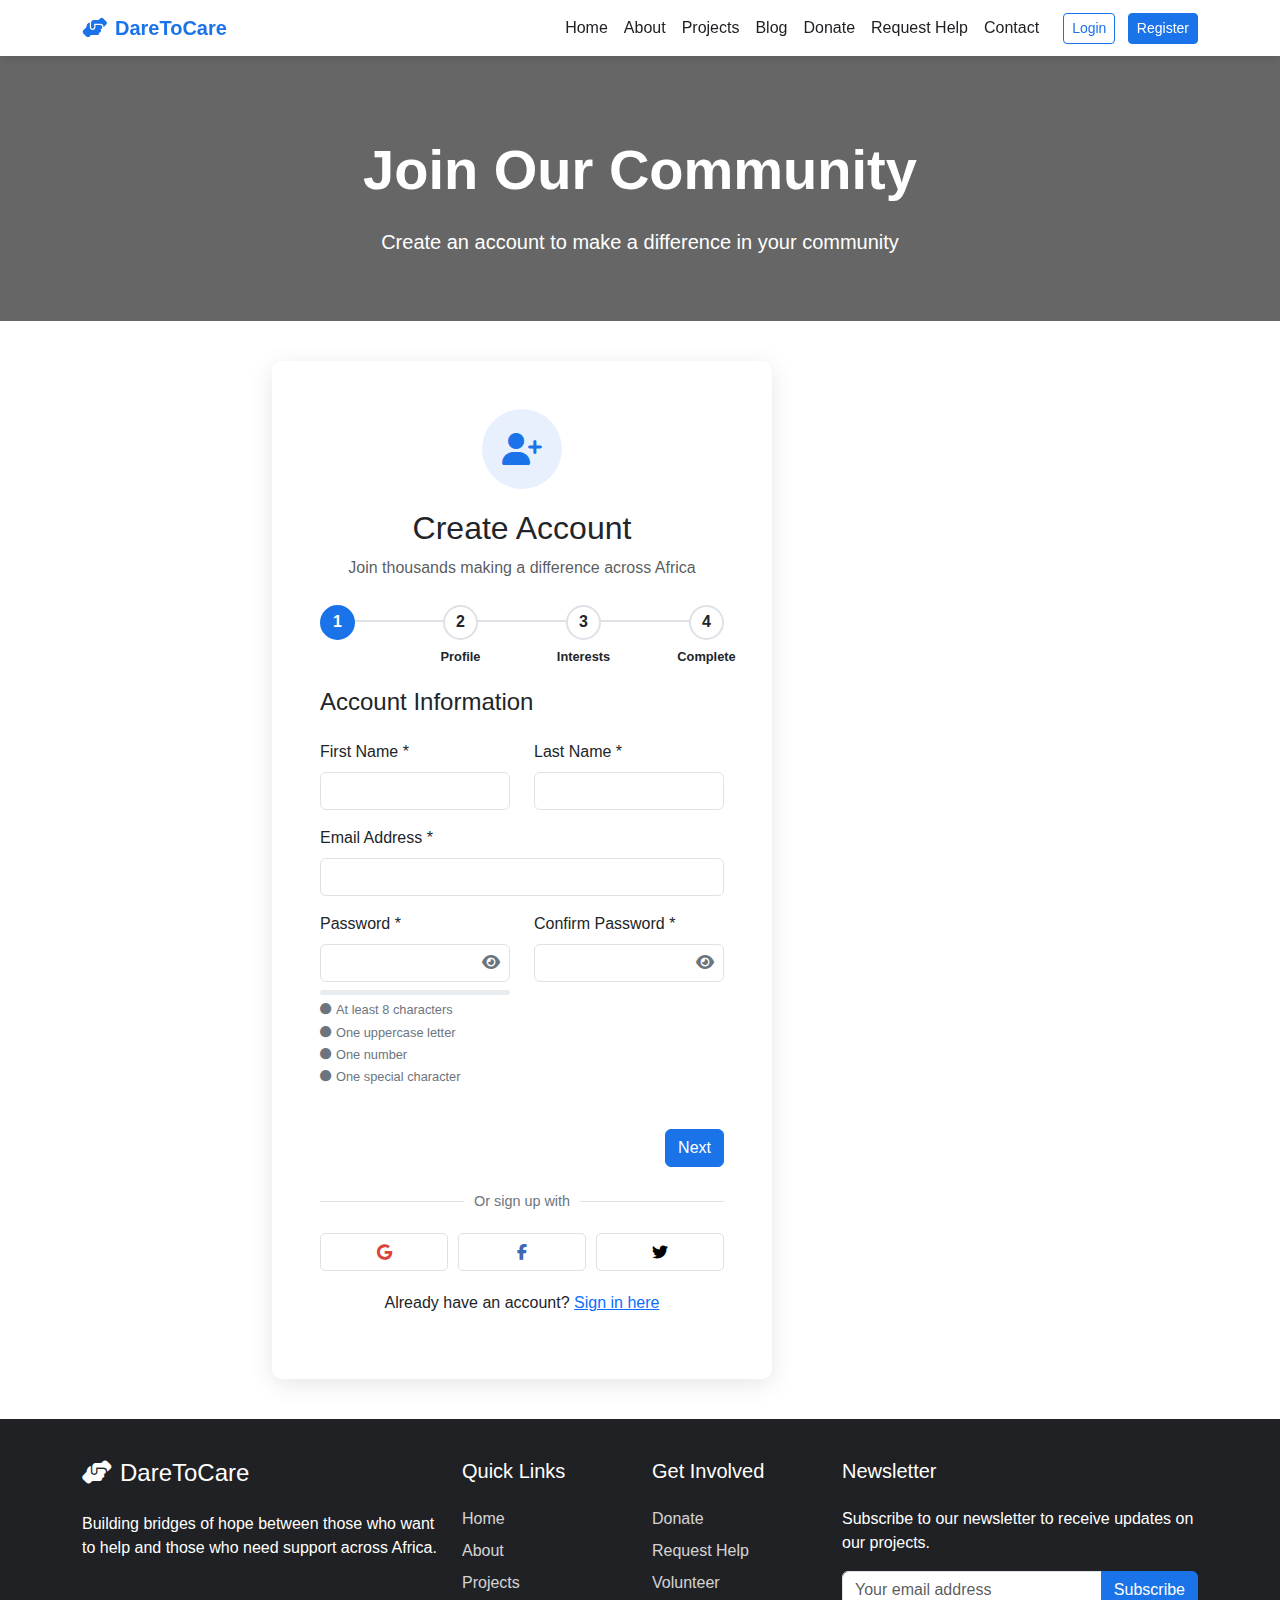
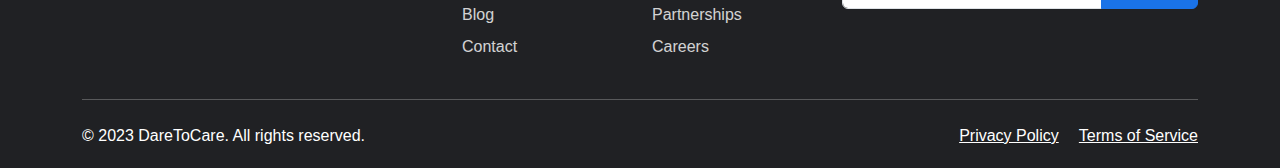
<file: register.html>
<!DOCTYPE html>
<html lang="en">
<head>
    <meta charset="UTF-8">
    <meta name="viewport" content="width=device-width, initial-scale=1.0">
    <title>Register - CareToDare</title>
    <link href="https://cdn.jsdelivr.net/npm/bootstrap@5.3.0/dist/css/bootstrap.min.css" rel="stylesheet">
    <link rel="stylesheet" href="https://cdnjs.cloudflare.com/ajax/libs/font-awesome/6.4.0/css/all.min.css">
    <style>
        :root {
            --primary-blue: #1a73e8;
            --secondary-blue: #4285f4;
            --light-blue: #e8f0fe;
            --dark-blue: #0d47a1;
            --white: #ffffff;
            --light-gray: #f8f9fa;
            --text-dark: #202124;
        }
        
        body {
            font-family: 'Segoe UI', Tahoma, Geneva, Verdana, sans-serif;
            color: var(--text-dark);
            background-color: var(--white);
            min-height: 100vh;
            display: flex;
            flex-direction: column;
        }
        
        .navbar {
            background-color: var(--white);
            box-shadow: 0 2px 10px rgba(0, 0, 0, 0.1);
        }
        
        .navbar-brand {
            font-weight: 700;
            color: var(--primary-blue);
        }
        
        .nav-link {
            color: var(--text-dark);
            font-weight: 500;
        }
        
        .nav-link:hover {
            color: var(--primary-blue);
        }
        
        .btn-primary {
            background-color: var(--primary-blue);
            border-color: var(--primary-blue);
        }
        
        .btn-primary:hover {
            background-color: var(--dark-blue);
            border-color: var(--dark-blue);
        }
        
        .btn-outline-primary {
            color: var(--primary-blue);
            border-color: var(--primary-blue);
        }
        
        .btn-outline-primary:hover {
            background-color: var(--primary-blue);
            color: var(--white);
        }
        
        .register-hero {
            background: linear-gradient(rgba(0, 0, 0, 0.6), rgba(0, 0, 0, 0.6)), 
                        url('https://images.unsplash.com/photo-1517486808906-6ca8b3f8e1c1?ixlib=rb-4.0.3&auto=format&fit=crop&w=1200&q=80');
            background-size: cover;
            background-position: center;
            padding: 80px 0 40px;
            color: white;
            text-align: center;
        }
        
        .register-container {
            flex: 1;
            display: flex;
            align-items: center;
            justify-content: center;
            padding: 40px 0;
        }
        
        .register-card {
            border: none;
            border-radius: 10px;
            box-shadow: 0 5px 25px rgba(0, 0, 0, 0.1);
            width: 100%;
            max-width: 500px;
        }
        
        .register-header {
            text-align: center;
            margin-bottom: 25px;
        }
        
        .register-icon {
            width: 80px;
            height: 80px;
            border-radius: 50%;
            background-color: var(--light-blue);
            display: flex;
            align-items: center;
            justify-content: center;
            margin: 0 auto 20px;
        }
        
        .register-icon i {
            font-size: 2rem;
            color: var(--primary-blue);
        }
        
        .form-control:focus {
            border-color: var(--primary-blue);
            box-shadow: 0 0 0 0.25rem rgba(26, 115, 232, 0.25);
        }
        
        .password-toggle {
            cursor: pointer;
            position: absolute;
            right: 10px;
            top: 50%;
            transform: translateY(-50%);
            color: #6c757d;
        }
        
        .password-strength {
            height: 5px;
            margin-top: 5px;
            border-radius: 5px;
            background-color: #e9ecef;
        }
        
        .password-strength-bar {
            height: 100%;
            border-radius: 5px;
            width: 0%;
            transition: width 0.3s;
        }
        
        .password-requirements {
            font-size: 0.8rem;
            margin-top: 5px;
        }
        
        .requirement {
            display: flex;
            align-items: center;
            margin-bottom: 3px;
        }
        
        .requirement i {
            margin-right: 5px;
            font-size: 0.7rem;
        }
        
        .requirement.met {
            color: #28a745;
        }
        
        .requirement.unmet {
            color: #6c757d;
        }
        
        .divider {
            display: flex;
            align-items: center;
            margin: 20px 0;
        }
        
        .divider::before,
        .divider::after {
            content: '';
            flex: 1;
            border-bottom: 1px solid #dee2e6;
        }
        
        .divider-text {
            padding: 0 10px;
            color: #6c757d;
            font-size: 0.9rem;
        }
        
        .social-register {
            display: flex;
            gap: 10px;
            margin-bottom: 20px;
        }
        
        .social-btn {
            flex: 1;
            padding: 10px;
            border: 1px solid #dee2e6;
            border-radius: 5px;
            background: white;
            display: flex;
            align-items: center;
            justify-content: center;
            transition: all 0.3s;
        }
        
        .social-btn:hover {
            background-color: var(--light-gray);
        }
        
        .social-btn.google i {
            color: #DB4437;
        }
        
        .social-btn.facebook i {
            color: #4267B2;
        }
        
        footer {
            background-color: var(--text-dark);
            color: var(--white);
            padding: 40px 0 20px;
            margin-top: auto;
        }
        
        .footer-links a {
            color: var(--white);
            text-decoration: none;
            opacity: 0.8;
            transition: opacity 0.3s;
        }
        
        .footer-links a:hover {
            opacity: 1;
            color: var(--white);
        }
        
        .social-icon {
            display: inline-flex;
            align-items: center;
            justify-content: center;
            width: 40px;
            height: 40px;
            border-radius: 50%;
            background-color: rgba(255, 255, 255, 0.1);
            color: var(--white);
            margin-right: 10px;
            transition: background-color 0.3s;
        }
        
        .social-icon:hover {
            background-color: var(--primary-blue);
        }
        
        .step-progress {
            display: flex;
            justify-content: space-between;
            margin-bottom: 30px;
            position: relative;
        }
        
        .step-progress:before {
            content: '';
            position: absolute;
            top: 15px;
            left: 0;
            right: 0;
            height: 2px;
            background-color: #dee2e6;
            z-index: 1;
        }
        
        .step {
            position: relative;
            z-index: 2;
            background-color: white;
            width: 35px;
            height: 35px;
            border-radius: 50%;
            display: flex;
            align-items: center;
            justify-content: center;
            border: 2px solid #dee2e6;
            font-weight: bold;
        }
        
        .step.active {
            border-color: var(--primary-blue);
            background-color: var(--primary-blue);
            color: white;
        }
        
        .step.completed {
            border-color: var(--primary-blue);
            background-color: var(--primary-blue);
            color: white;
        }
        
        .step-label {
            position: absolute;
            top: 40px;
            left: 50%;
            transform: translateX(-50%);
            white-space: nowrap;
            font-size: 0.8rem;
        }
        
        @media (max-width: 576px) {
            .step-label {
                font-size: 0.7rem;
            }
        }
    </style>
</head>
<body>
    <!-- Navigation -->
    <nav class="navbar navbar-expand-lg navbar-light sticky-top">
        <div class="container">
            <a class="navbar-brand" href="./index.html">
                <i class="fas fa-hands-helping me-2"></i>DareToCare
            </a>
            <button class="navbar-toggler" type="button" data-bs-toggle="collapse" data-bs-target="#navbarNav">
                <span class="navbar-toggler-icon"></span>
            </button>
            <div class="collapse navbar-collapse" id="navbarNav">
                <ul class="navbar-nav ms-auto">
					<a class="nav-link" href="./index.html">Home</a>
				</li>
				<li class="nav-item">
					<a class="nav-link" href="./index.html#about">About</a>
				</li>
				<li class="nav-item">
					<a class="nav-link" href="./projects.html">Projects</a>
				</li>
				<li class="nav-item">
					<a class="nav-link" href="./community.html">Blog</a>
				</li>
				<li class="nav-item">
					<a class="nav-link" href="./donate.html">Donate</a>
				</li>
				<li class="nav-item">
					<a class="nav-link" href="./request.html">Request Help</a>
				</li>

                        <a class="nav-link" href="./index.html#contact">Contact</a>
                    </li>
                </ul>
                <div class="ms-lg-3 mt-3 mt-lg-0">
                    <a href="./login.html" class="btn btn-outline-primary btn-sm me-2">Login</a>
                    <a href="./register.html" class="btn btn-primary btn-sm">Register</a>
                </div>
            </div>
        </div>
    </nav>

    <!-- Register Hero Section -->
    <section class="register-hero">
        <div class="container">
            <div class="row">
                <div class="col-lg-8 mx-auto">
                    <h1 class="display-4 fw-bold mb-4">Join Our Community</h1>
                    <p class="lead mb-4">Create an account to make a difference in your community</p>
                </div>
            </div>
        </div>
    </section>

    <!-- Register Form Section -->
    <section class="register-container">
        <div class="container">
            <div class="row justify-content-center">
                <div class="col-md-10 col-lg-8">
                    <div class="card register-card">
                        <div class="card-body p-5">
                            <div class="register-header">
                                <div class="register-icon">
                                    <i class="fas fa-user-plus"></i>
                                </div>
                                <h2>Create Account</h2>
                                <p class="text-muted">Join thousands making a difference across Africa</p>
                            </div>

                            <!-- Progress Steps -->
                            <div class="step-progress mb-5">
                                <div class="step active" id="step1">
                                    1
                                    <span class="step-label">Account</span>
                                </div>
                                <div class="step" id="step2">
                                    2
                                    <span class="step-label">Profile</span>
                                </div>
                                <div class="step" id="step3">
                                    3
                                    <span class="step-label">Interests</span>
                                </div>
                                <div class="step" id="step4">
                                    4
                                    <span class="step-label">Complete</span>
                                </div>
                            </div>

                            <form id="registerForm">
                                <!-- Step 1: Account Information -->
                                <div class="form-step" id="formStep1">
                                    <h4 class="mb-4">Account Information</h4>
                                    <div class="row">
                                        <div class="col-md-6 mb-3">
                                            <label for="firstName" class="form-label">First Name *</label>
                                            <input type="text" class="form-control" id="firstName" required>
                                        </div>
                                        <div class="col-md-6 mb-3">
                                            <label for="lastName" class="form-label">Last Name *</label>
                                            <input type="text" class="form-control" id="lastName" required>
                                        </div>
                                        <div class="col-md-12 mb-3">
                                            <label for="email" class="form-label">Email Address *</label>
                                            <input type="email" class="form-control" id="email" required>
                                        </div>
                                        <div class="col-md-6 mb-3">
                                            <label for="password" class="form-label">Password *</label>
                                            <div class="position-relative">
                                                <input type="password" class="form-control" id="password" required>
                                                <span class="password-toggle" id="passwordToggle">
                                                    <i class="fas fa-eye"></i>
                                                </span>
                                            </div>
                                            <div class="password-strength mt-2">
                                                <div class="password-strength-bar" id="passwordStrengthBar"></div>
                                            </div>
                                            <div class="password-requirements">
                                                <div class="requirement unmet" id="lengthReq">
                                                    <i class="fas fa-circle"></i>
                                                    <span>At least 8 characters</span>
                                                </div>
                                                <div class="requirement unmet" id="uppercaseReq">
                                                    <i class="fas fa-circle"></i>
                                                    <span>One uppercase letter</span>
                                                </div>
                                                <div class="requirement unmet" id="numberReq">
                                                    <i class="fas fa-circle"></i>
                                                    <span>One number</span>
                                                </div>
                                                <div class="requirement unmet" id="specialReq">
                                                    <i class="fas fa-circle"></i>
                                                    <span>One special character</span>
                                                </div>
                                            </div>
                                        </div>
                                        <div class="col-md-6 mb-3">
                                            <label for="confirmPassword" class="form-label">Confirm Password *</label>
                                            <div class="position-relative">
                                                <input type="password" class="form-control" id="confirmPassword" required>
                                                <span class="password-toggle" id="confirmPasswordToggle">
                                                    <i class="fas fa-eye"></i>
                                                </span>
                                            </div>
                                            <div class="invalid-feedback" id="passwordMatchError">
                                                Passwords do not match
                                            </div>
                                        </div>
                                    </div>
                                    <div class="d-flex justify-content-between mt-4">
                                        <div></div>
                                        <button type="button" class="btn btn-primary next-step">Next</button>
                                    </div>
                                </div>
                                
                                <!-- Step 2: Profile Information -->
                                <div class="form-step" id="formStep2" style="display: none;">
                                    <h4 class="mb-4">Profile Information</h4>
                                    <div class="row">
                                        <div class="col-md-6 mb-3">
                                            <label for="phone" class="form-label">Phone Number</label>
                                            <input type="tel" class="form-control" id="phone">
                                        </div>
                                        <div class="col-md-6 mb-3">
                                            <label for="birthdate" class="form-label">Date of Birth</label>
                                            <input type="date" class="form-control" id="birthdate">
                                        </div>
                                        <div class="col-md-6 mb-3">
                                            <label for="country" class="form-label">Country *</label>
                                            <select class="form-select" id="country" required>
                                                <option value="">Select Country</option>
                                                <option>Cameroon</option>
                                                <option>Nigeria</option>
                                                <option>Ghana</option>
                                                <option>Kenya</option>
                                                <option>South Africa</option>
                                                <option>Other</option>
                                            </select>
                                        </div>
                                        <div class="col-md-6 mb-3">
                                            <label for="city" class="form-label">City *</label>
                                            <input type="text" class="form-control" id="city" required>
                                        </div>
                                        <div class="col-12 mb-3">
                                            <label for="address" class="form-label">Address</label>
                                            <textarea class="form-control" id="address" rows="2"></textarea>
                                        </div>
                                        <div class="col-12 mb-3">
                                            <label class="form-label">I want to:</label>
                                            <div class="form-check">
                                                <input class="form-check-input" type="radio" name="userType" id="donorType" value="donor" checked>
                                                <label class="form-check-label" for="donorType">
                                                    Donate and help others
                                                </label>
                                            </div>
                                            <div class="form-check">
                                                <input class="form-check-input" type="radio" name="userType" id="recipientType" value="recipient">
                                                <label class="form-check-label" for="recipientType">
                                                    Request assistance when needed
                                                </label>
                                            </div>
                                            <div class="form-check">
                                                <input class="form-check-input" type="radio" name="userType" id="bothType" value="both">
                                                <label class="form-check-label" for="bothType">
                                                    Both donate and request assistance
                                                </label>
                                            </div>
                                        </div>
                                    </div>
                                    <div class="d-flex justify-content-between mt-4">
                                        <button type="button" class="btn btn-outline-primary prev-step">Previous</button>
                                        <button type="button" class="btn btn-primary next-step">Next</button>
                                    </div>
                                </div>
                                
                                <!-- Step 3: Interests -->
                                <div class="form-step" id="formStep3" style="display: none;">
                                    <h4 class="mb-4">Your Interests</h4>
                                    <p class="text-muted mb-4">Select the areas you're interested in (optional)</p>
                                    
                                    <div class="row">
                                        <div class="col-md-6 mb-3">
                                            <div class="card">
                                                <div class="card-body">
                                                    <div class="form-check">
                                                        <input class="form-check-input" type="checkbox" id="interestFood" name="interests" value="food">
                                                        <label class="form-check-label" for="interestFood">
                                                            <i class="fas fa-utensils me-2"></i> Food Assistance
                                                        </label>
                                                    </div>
                                                </div>
                                            </div>
                                        </div>
                                        <div class="col-md-6 mb-3">
                                            <div class="card">
                                                <div class="card-body">
                                                    <div class="form-check">
                                                        <input class="form-check-input" type="checkbox" id="interestClothing" name="interests" value="clothing">
                                                        <label class="form-check-label" for="interestClothing">
                                                            <i class="fas fa-tshirt me-2"></i> Clothing
                                                        </label>
                                                    </div>
                                                </div>
                                            </div>
                                        </div>
                                        <div class="col-md-6 mb-3">
                                            <div class="card">
                                                <div class="card-body">
                                                    <div class="form-check">
                                                        <input class="form-check-input" type="checkbox" id="interestEducation" name="interests" value="education">
                                                        <label class="form-check-label" for="interestEducation">
                                                            <i class="fas fa-book-open me-2"></i> Education
                                                        </label>
                                                    </div>
                                                </div>
                                            </div>
                                        </div>
                                        <div class="col-md-6 mb-3">
                                            <div class="card">
                                                <div class="card-body">
                                                    <div class="form-check">
                                                        <input class="form-check-input" type="checkbox" id="interestMedical" name="interests" value="medical">
                                                        <label class="form-check-label" for="interestMedical">
                                                            <i class="fas fa-first-aid me-2"></i> Medical
                                                        </label>
                                                    </div>
                                                </div>
                                            </div>
                                        </div>
                                        <div class="col-md-6 mb-3">
                                            <div class="card">
                                                <div class="card-body">
                                                    <div class="form-check">
                                                        <input class="form-check-input" type="checkbox" id="interestShelter" name="interests" value="shelter">
                                                        <label class="form-check-label" for="interestShelter">
                                                            <i class="fas fa-home me-2"></i> Housing
                                                        </label>
                                                    </div>
                                                </div>
                                            </div>
                                        </div>
                                        <div class="col-md-6 mb-3">
                                            <div class="card">
                                                <div class="card-body">
                                                    <div class="form-check">
                                                        <input class="form-check-input" type="checkbox" id="interestSkills" name="interests" value="skills">
                                                        <label class="form-check-label" for="interestSkills">
                                                            <i class="fas fa-tools me-2"></i> Skills Training
                                                        </label>
                                                    </div>
                                                </div>
                                            </div>
                                        </div>
                                    </div>
                                    
                                    <div class="mb-4">
                                        <label for="newsletter" class="form-check">
                                            <input class="form-check-input" type="checkbox" id="newsletter" checked>
                                            <span class="form-check-label">Send me updates about community needs and how I can help</span>
                                        </label>
                                    </div>
                                    
                                    <div class="d-flex justify-content-between mt-4">
                                        <button type="button" class="btn btn-outline-primary prev-step">Previous</button>
                                        <button type="button" class="btn btn-primary next-step">Next</button>
                                    </div>
                                </div>
                                
                                <!-- Step 4: Complete -->
                                <div class="form-step" id="formStep4" style="display: none;">
                                    <h4 class="mb-4">Complete Registration</h4>
                                    
                                    <div class="alert alert-success">
                                        <h5><i class="fas fa-check-circle me-2"></i>Almost done!</h5>
                                        <p class="mb-0">Please review your information and agree to our terms to complete your registration.</p>
                                    </div>
                                    
                                    <div class="card mb-4">
                                        <div class="card-header bg-light">
                                            <h5>Account Summary</h5>
                                        </div>
                                        <div class="card-body">
                                            <div id="reviewInfo"></div>
                                        </div>
                                    </div>
                                    
                                    <div class="mb-4">
                                        <div class="form-check">
                                            <input class="form-check-input" type="checkbox" id="terms" required>
                                            <label class="form-check-label" for="terms">
                                                I agree to the <a href="#">Terms of Service</a> and <a href="#">Privacy Policy</a> *
                                            </label>
                                        </div>
                                    </div>
                                    
                                    <div class="d-flex justify-content-between mt-4">
                                        <button type="button" class="btn btn-outline-primary prev-step">Previous</button>
                                        <button type="submit" class="btn btn-primary">Create Account</button>
                                    </div>
                                </div>
                            </form>
                            
                            <!-- Success Message (initially hidden) -->
                            <div id="successMessage" class="alert alert-success mt-4" style="display: none;">
                                <h4><i class="fas fa-check-circle me-2"></i>Registration Successful!</h4>
                                <p>Your account has been created successfully. We've sent a verification email to your inbox.</p>
                                <a href="./index.html" class="btn btn-primary">Continue to Homepage</a>
                            </div>
                            
                            <div class="divider mt-4">
                                <span class="divider-text">Or sign up with</span>
                            </div>
                            
                            <div class="social-register">
                                <button type="button" class="social-btn google">
                                    <i class="fab fa-google"></i>
                                </button>
                                <button type="button" class="social-btn facebook">
                                    <i class="fab fa-facebook-f"></i>
                                </button>
                                <button type="button" class="social-btn">
                                    <i class="fab fa-twitter"></i>
                                </button>
                            </div>
                            
                            <div class="text-center mt-3">
                                <p>Already have an account? <a href="./login.html">Sign in here</a></p>
                            </div>
                        </div>
                    </div>
                </div>
            </div>
        </div>
    </section>

    <!-- Footer -->
    <footer>
        <div class="container">
            <div class="row">
                <div class="col-lg-4 mb-4 mb-lg-0">
                    <h4 class="text-white mb-4"><i class="fas fa-hands-helping me-2"></i>DareToCare</h4>
                    <p>Building bridges of hope between those who want to help and those who need support across Africa.</p>
                </div>
                
                <div class="col-lg-2 col-md-4 mb-4 mb-md-0">
                    <h5 class="text-white mb-4">Quick Links</h5>
                    <ul class="list-unstyled footer-links">
                        <li class="mb-2"><a href="./index.html">Home</a></li>
                        <li class="mb-2"><a href="./index.html#about">About</a></li>
                        <li class="mb-2"><a href="./projects.html">Projects</a></li>
                        <li class="mb-2"><a href="./index.html#blog">Blog</a></li>
                        <li><a href="./index.html#contact">Contact</a></li>
                    </ul>
                </div>
                
                <div class="col-lg-2 col-md-4 mb-4 mb-md-0">
                    <h5 class="text-white mb-4">Get Involved</h5>
                    <ul class="list-unstyled footer-links">
                        <li class="mb-2"><a href="./index.html#donate">Donate</a></li>
                        <li class="mb-2"><a href="./request-help.html">Request Help</a></li>
                        <li class="mb-2"><a href="#">Volunteer</a></li>
                        <li class="mb-2"><a href="#">Partnerships</a></li>
                        <li><a href="#">Careers</a></li>
                    </ul>
                </div>
                
                <div class="col-lg-4 col-md-4">
                    <h5 class="text-white mb-4">Newsletter</h5>
                    <p>Subscribe to our newsletter to receive updates on our projects.</p>
                    <form class="mt-3">
                        <div class="input-group">
                            <input type="email" class="form-control" placeholder="Your email address">
                            <button class="btn btn-primary" type="button">Subscribe</button>
                        </div>
                    </form>
                </div>
            </div>
            
            <hr class="my-4 bg-light">
            
            <div class="row">
                <div class="col-md-6 mb-3 mb-md-0">
                    <p class="mb-0">&copy; 2023 DareToCare. All rights reserved.</p>
                </div>
                <div class="col-md-6 text-md-end">
                    <a href="#" class="text-white me-3">Privacy Policy</a>
                    <a href="#" class="text-white">Terms of Service</a>
                </div>
            </div>
        </div>
    </footer>

    <script src="https://cdn.jsdelivr.net/npm/bootstrap@5.3.0/dist/js/bootstrap.bundle.min.js"></script>
    <script>
        document.addEventListener('DOMContentLoaded', function() {
            // Multi-step form functionality
            const formSteps = document.querySelectorAll('.form-step');
            const stepIndicators = document.querySelectorAll('.step');
            let currentStep = 1;
            
            // Show the current step
            function showStep(stepNumber) {
                formSteps.forEach(step => step.style.display = 'none');
                document.getElementById(`formStep${stepNumber}`).style.display = 'block';
                
                // Update step indicators
                stepIndicators.forEach((indicator, index) => {
                    if (index + 1 < stepNumber) {
                        indicator.classList.add('completed');
                        indicator.classList.remove('active');
                    } else if (index + 1 === stepNumber) {
                        indicator.classList.add('active');
                        indicator.classList.remove('completed');
                    } else {
                        indicator.classList.remove('active', 'completed');
                    }
                });
                
                currentStep = stepNumber;
                
                // If we're on the last step, update the review section
                if (stepNumber === 4) {
                    updateReviewSection();
                }
            }
            
            // Next step button
            document.querySelectorAll('.next-step').forEach(button => {
                button.addEventListener('click', function() {
                    // Validate current step before proceeding
                    const currentFormStep = document.getElementById(`formStep${currentStep}`);
                    const inputs = currentFormStep.querySelectorAll('input[required], select[required], textarea[required]');
                    let isValid = true;
                    
                    inputs.forEach(input => {
                        if (!input.value.trim()) {
                            isValid = false;
                            input.classList.add('is-invalid');
                        } else {
                            input.classList.remove('is-invalid');
                        }
                    });
                    
                    // Additional validation for password match
                    if (currentStep === 1) {
                        const password = document.getElementById('password').value;
                        const confirmPassword = document.getElementById('confirmPassword').value;
                        
                        if (password !== confirmPassword) {
                            isValid = false;
                            document.getElementById('confirmPassword').classList.add('is-invalid');
                            document.getElementById('passwordMatchError').style.display = 'block';
                        } else {
                            document.getElementById('confirmPassword').classList.remove('is-invalid');
                            document.getElementById('passwordMatchError').style.display = 'none';
                        }
                    }
                    
                    if (isValid) {
                        showStep(currentStep + 1);
                    }
                });
            });
            
            // Previous step button
            document.querySelectorAll('.prev-step').forEach(button => {
                button.addEventListener('click', function() {
                    showStep(currentStep - 1);
                });
            });
            
            // Password visibility toggle
            const passwordToggle = document.getElementById('passwordToggle');
            const passwordInput = document.getElementById('password');
            const confirmPasswordToggle = document.getElementById('confirmPasswordToggle');
            const confirmPasswordInput = document.getElementById('confirmPassword');
            
            passwordToggle.addEventListener('click', function() {
                if (passwordInput.type === 'password') {
                    passwordInput.type = 'text';
                    passwordToggle.innerHTML = '<i class="fas fa-eye-slash"></i>';
                } else {
                    passwordInput.type = 'password';
                    passwordToggle.innerHTML = '<i class="fas fa-eye"></i>';
                }
            });
            
            confirmPasswordToggle.addEventListener('click', function() {
                if (confirmPasswordInput.type === 'password') {
                    confirmPasswordInput.type = 'text';
                    confirmPasswordToggle.innerHTML = '<i class="fas fa-eye-slash"></i>';
                } else {
                    confirmPasswordInput.type = 'password';
                    confirmPasswordToggle.innerHTML = '<i class="fas fa-eye"></i>';
                }
            });
            
            // Password strength checker
            passwordInput.addEventListener('input', function() {
                const password = this.value;
                let strength = 0;
                
                // Check password requirements
                const hasLength = password.length >= 8;
                const hasUppercase = /[A-Z]/.test(password);
                const hasNumber = /[0-9]/.test(password);
                const hasSpecial = /[!@#$%^&*(),.?":{}|<>]/.test(password);
                
                // Update requirement indicators
                document.getElementById('lengthReq').className = hasLength ? 'requirement met' : 'requirement unmet';
                document.getElementById('uppercaseReq').className = hasUppercase ? 'requirement met' : 'requirement unmet';
                document.getElementById('numberReq').className = hasNumber ? 'requirement met' : 'requirement unmet';
                document.getElementById('specialReq').className = hasSpecial ? 'requirement met' : 'requirement unmet';
                
                // Calculate strength
                if (hasLength) strength += 25;
                if (hasUppercase) strength += 25;
                if (hasNumber) strength += 25;
                if (hasSpecial) strength += 25;
                
                // Update strength bar
                const strengthBar = document.getElementById('passwordStrengthBar');
                strengthBar.style.width = strength + '%';
                
                if (strength < 50) {
                    strengthBar.style.backgroundColor = '#dc3545';
                } else if (strength < 100) {
                    strengthBar.style.backgroundColor = '#ffc107';
                } else {
                    strengthBar.style.backgroundColor = '#28a745';
                }
            });
            
            // Update review section with form data
            function updateReviewSection() {
                const formData = {
                    firstName: document.getElementById('firstName').value,
                    lastName: document.getElementById('lastName').value,
                    email: document.getElementById('email').value,
                    phone: document.getElementById('phone').value,
                    country: document.getElementById('country').value,
                    city: document.getElementById('city').value,
                    userType: document.querySelector('input[name="userType"]:checked').value
                };
                
                document.getElementById('reviewInfo').innerHTML = `
                    <p><strong>Name:</strong> ${formData.firstName} ${formData.lastName}</p>
                    <p><strong>Email:</strong> ${formData.email}</p>
                    <p><strong>Phone:</strong> ${formData.phone || 'Not provided'}</p>
                    <p><strong>Location:</strong> ${formData.city}, ${formData.country}</p>
                    <p><strong>Account Type:</strong> ${formData.userType.charAt(0).toUpperCase() + formData.userType.slice(1)}</p>
                `;
            }
            
            // Form submission
            document.getElementById('registerForm').addEventListener('submit', function(e) {
                e.preventDefault();
                
                // In a real application, you would send the data to a server here
                // For this example, we'll just show a success message
                
                // Hide form and show success message
                document.getElementById('registerForm').style.display = 'none';
                document.getElementById('successMessage').style.display = 'block';
                
                // Scroll to success message
                document.getElementById('successMessage').scrollIntoView({ behavior: 'smooth' });
            });
            
            // Social register buttons
            document.querySelectorAll('.social-btn').forEach(button => {
                button.addEventListener('click', function() {
                    const platform = this.querySelector('i').parentElement.classList[1] || 
                                    this.querySelector('i').classList[1].replace('fa-', '');
                    alert(`In a real application, this would redirect to ${platform} authentication`);
                });
            });
            
            // Initialize the form with the first step
            showStep(1);
        });
    </script>
</body>
</html>
</file>
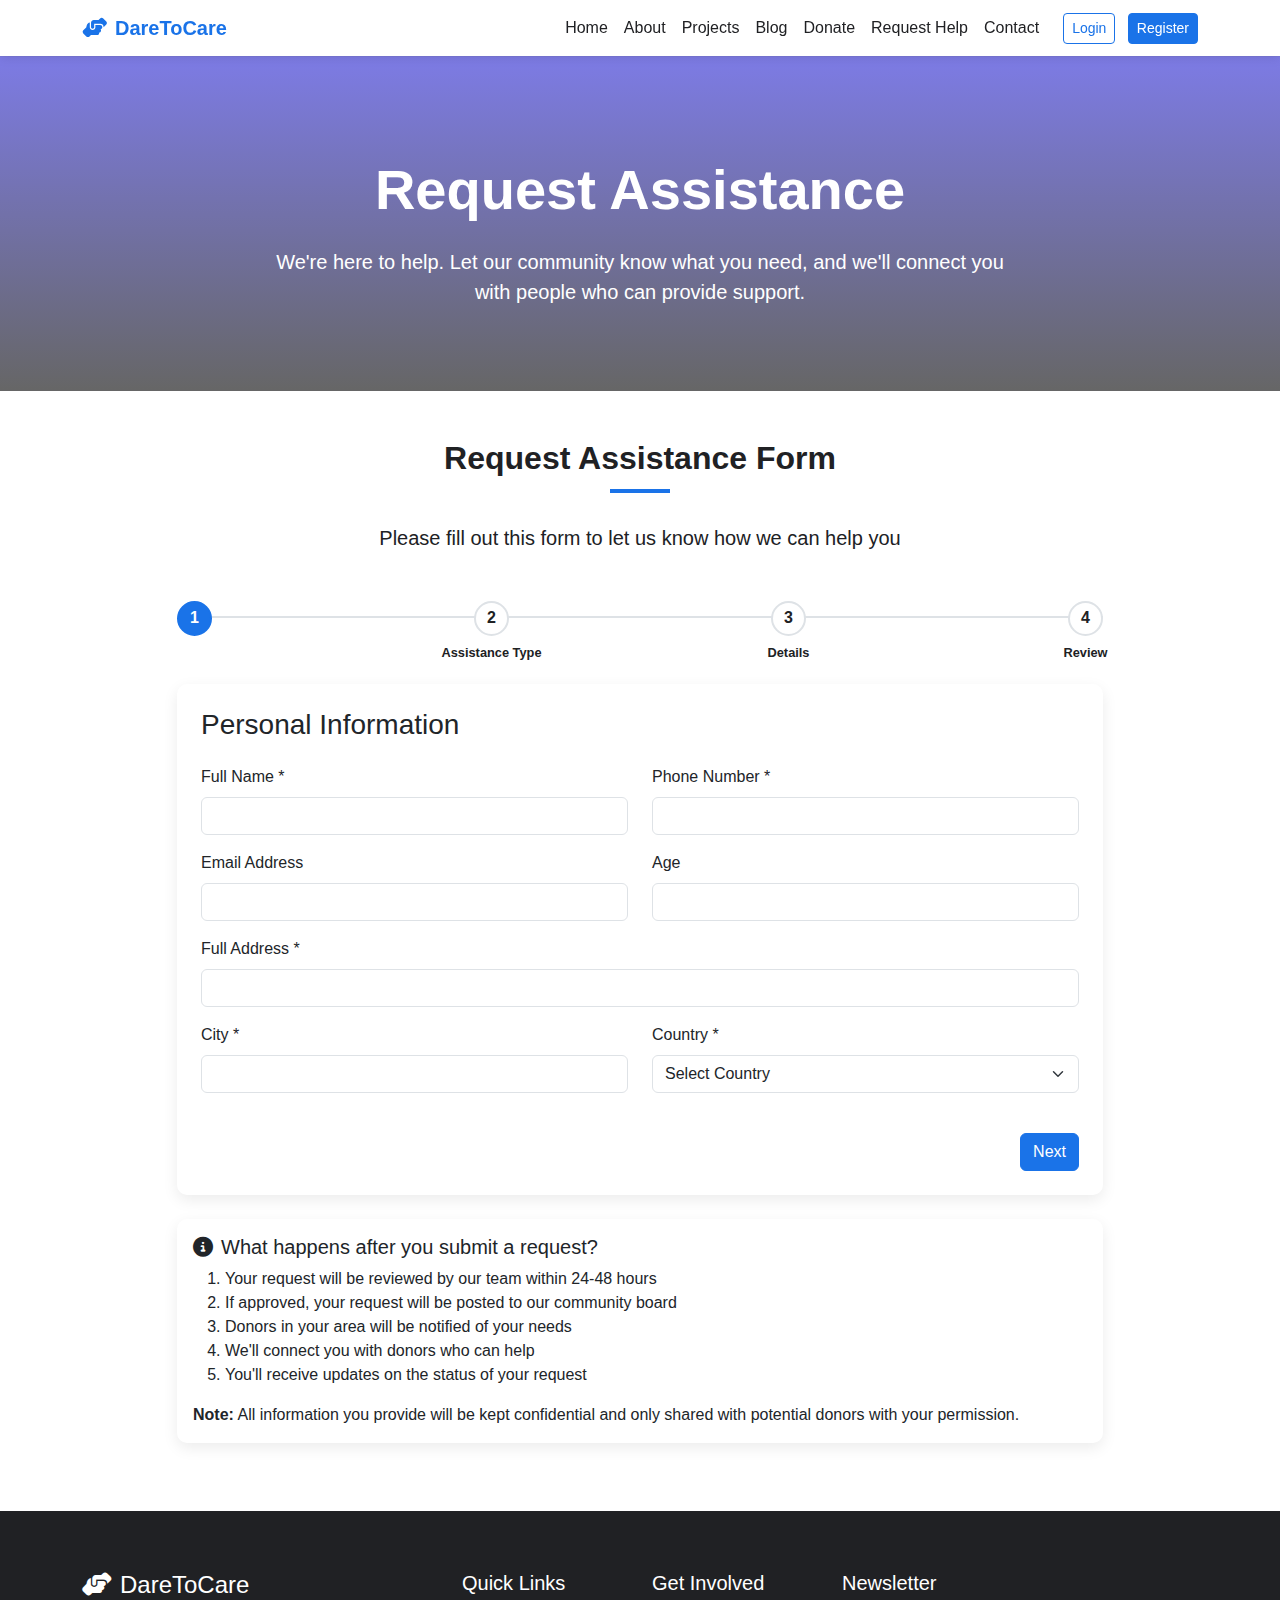
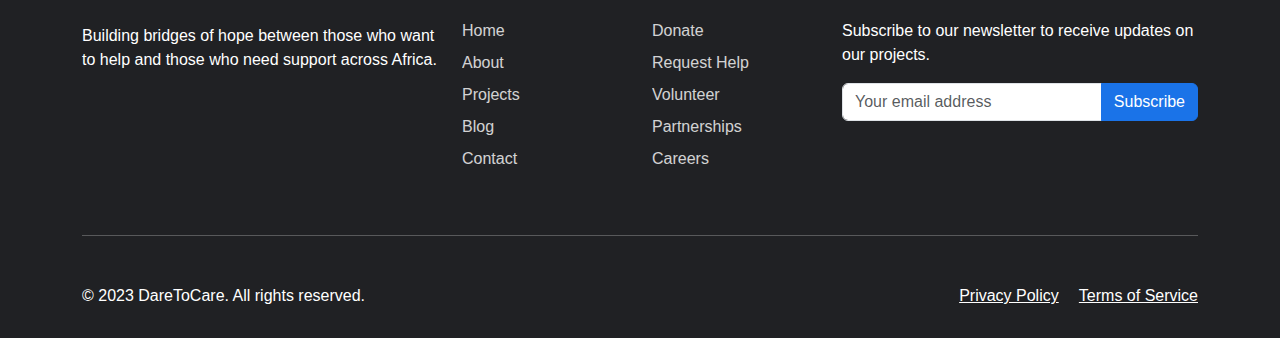
<file: request.html>
<!DOCTYPE html>
<html lang="en">
<head>
    <meta charset="UTF-8">
    <meta name="viewport" content="width=device-width, initial-scale=1.0">
    <title>Request Assistance - caretodare</title>
    <link href="https://cdn.jsdelivr.net/npm/bootstrap@5.3.0/dist/css/bootstrap.min.css" rel="stylesheet">
    <link rel="stylesheet" href="https://cdnjs.cloudflare.com/ajax/libs/font-awesome/6.4.0/css/all.min.css">
    <style>
        :root {
            --primary-blue: #1a73e8;
            --secondary-blue: #4285f4;
            --light-blue: #e8f0fe;
            --dark-blue: #0d47a1;
            --white: #ffffff;
            --light-gray: #f8f9fa;
            --text-dark: #202124;
        }
        
        body {
            font-family: 'Segoe UI', Tahoma, Geneva, Verdana, sans-serif;
            color: var(--text-dark);
            background-color: var(--white);
        }
        
        .navbar {
            background-color: var(--white);
            box-shadow: 0 2px 10px rgba(0, 0, 0, 0.1);
        }
        
        .navbar-brand {
            font-weight: 700;
            color: var(--primary-blue);
        }
        
        .nav-link {
            color: var(--text-dark);
            font-weight: 500;
        }
        
        .nav-link:hover {
            color: var(--primary-blue);
        }
        
        .btn-primary {
            background-color: var(--primary-blue);
            border-color: var(--primary-blue);
        }
        
        .btn-primary:hover {
            background-color: var(--dark-blue);
            border-color: var(--dark-blue);
        }
        
        .btn-outline-primary {
            color: var(--primary-blue);
            border-color: var(--primary-blue);
        }
        
        .btn-outline-primary:hover {
            background-color: var(--primary-blue);
            color: var(--white);
        }
        
        .hero-section {
            background: linear-gradient(rgba(38, 35, 212, 0.6), rgba(0, 0, 0, 0.6)), 
                        url();
            background-size: cover;
            background-position: center;
            padding: 100px 0 60px;
            color: white;
            text-align: center;
        }
        
        .section-title {
            position: relative;
            padding-bottom: 15px;
            margin-bottom: 30px;
            font-weight: 700;
        }
        
        .section-title:after {
            content: '';
            position: absolute;
            bottom: 0;
            left: 0;
            width: 60px;
            height: 4px;
            background-color: var(--primary-blue);
        }
        
        .section-title.center:after {
            left: 50%;
            transform: translateX(-50%);
        }
        
        .card {
            border: none;
            border-radius: 10px;
            box-shadow: 0 5px 15px rgba(0, 0, 0, 0.08);
            transition: transform 0.3s ease;
            margin-bottom: 20px;
        }
        
        .card:hover {
            transform: translateY(-5px);
        }
        
        footer {
            background-color: var(--text-dark);
            color: var(--white);
            padding: 60px 0 30px;
        }
        
        .footer-links a {
            color: var(--white);
            text-decoration: none;
            opacity: 0.8;
            transition: opacity 0.3s;
        }
        
        .footer-links a:hover {
            opacity: 1;
            color: var(--white);
        }
        
        .social-icon {
            display: inline-flex;
            align-items: center;
            justify-content: center;
            width: 40px;
            height: 40px;
            border-radius: 50%;
            background-color: rgba(255, 255, 255, 0.1);
            color: var(--white);
            margin-right: 10px;
            transition: background-color 0.3s;
        }
        
        .social-icon:hover {
            background-color: var(--primary-blue);
        }
        
        .form-section {
            padding: 30px;
            background-color: var(--light-gray);
            border-radius: 10px;
            margin-bottom: 30px;
        }
        
        .help-category {
            cursor: pointer;
            transition: all 0.3s ease;
            border: 2px solid transparent;
        }
        
        .help-category:hover {
            transform: translateY(-5px);
            box-shadow: 0 10px 20px rgba(0, 0, 0, 0.15);
        }
        
        .help-category.active {
            border: 2px solid var(--primary-blue);
            background-color: var(--light-blue);
        }
        
        .need-tag {
            display: inline-block;
            padding: 5px 12px;
            border-radius: 20px;
            font-size: 0.8rem;
            margin-right: 5px;
            margin-bottom: 5px;
            background-color: var(--light-blue);
            color: var(--primary-blue);
        }
        
        .step-progress {
            display: flex;
            justify-content: space-between;
            margin-bottom: 30px;
            position: relative;
        }
        
        .step-progress:before {
            content: '';
            position: absolute;
            top: 15px;
            left: 0;
            right: 0;
            height: 2px;
            background-color: #dee2e6;
            z-index: 1;
        }
        
        .step {
            position: relative;
            z-index: 2;
            background-color: white;
            width: 35px;
            height: 35px;
            border-radius: 50%;
            display: flex;
            align-items: center;
            justify-content: center;
            border: 2px solid #dee2e6;
            font-weight: bold;
        }
        
        .step.active {
            border-color: var(--primary-blue);
            background-color: var(--primary-blue);
            color: white;
        }
        
        .step.completed {
            border-color: var(--primary-blue);
            background-color: var(--primary-blue);
            color: white;
        }
        
        .step-label {
            position: absolute;
            top: 40px;
            left: 50%;
            transform: translateX(-50%);
            white-space: nowrap;
            font-size: 0.8rem;
        }
        
        /* Responsive adjustments */
        @media (max-width: 768px) {
            .hero-section {
                padding: 80px 0 40px;
            }
            
            .section-title:after {
                left: 50%;
                transform: translateX(-50%);
            }
            
            .step-label {
                font-size: 0.7rem;
            }
        }
    </style>
</head>
<body>
    <!-- Navigation -->
    <nav class="navbar navbar-expand-lg navbar-light sticky-top">
        <div class="container">
            <a class="navbar-brand" href="./index.html">
                <i class="fas fa-hands-helping me-2"></i>DareToCare
            </a>
            <button class="navbar-toggler" type="button" data-bs-toggle="collapse" data-bs-target="#navbarNav">
                <span class="navbar-toggler-icon"></span>
            </button>
            <div class="collapse navbar-collapse" id="navbarNav">
                <ul class="navbar-nav ms-auto">
					<a class="nav-link" href="./index.html">Home</a>
				</li>
				<li class="nav-item">
					<a class="nav-link" href="./index.html#about">About</a>
				</li>
				<li class="nav-item">
					<a class="nav-link" href="./projects.html">Projects</a>
				</li>
				<li class="nav-item">
					<a class="nav-link" href="./community.html">Blog</a>
				</li>
				<li class="nav-item">
					<a class="nav-link" href="./donate.html">Donate</a>
				</li>
				<li class="nav-item">
					<a class="nav-link" href="./request.html">Request Help</a>
				</li>
				<li class="nav-item">
					<a class="nav-link" href="./index.html#contact">Contact</a>
				</li>
                </ul>
                <div class="ms-lg-3 mt-3 mt-lg-0">
                    <a href="#" class="btn btn-outline-primary btn-sm me-2">Login</a>
                    <a href="#" class="btn btn-primary btn-sm">Register</a>
                </div>
            </div>
        </div>
    </nav>

    <!-- Hero Section -->
    <section class="hero-section">
        <div class="container">
            <div class="row">
                <div class="col-lg-8 mx-auto">
                    <h1 class="display-4 fw-bold mb-4">Request Assistance</h1>
                    <p class="lead mb-4">We're here to help. Let our community know what you need, and we'll connect you with people who can provide support.</p>
                </div>
            </div>
        </div>
    </section>

    <!-- Request Form Section -->
    <section class="py-5">
        <div class="container">
            <div class="row justify-content-center">
                <div class="col-lg-10">
                    <h2 class="section-title center text-center">Request Assistance Form</h2>
                    <p class="text-center lead mb-5">Please fill out this form to let us know how we can help you</p>
                    
                    <!-- Progress Steps -->
                    <div class="step-progress mb-5">
                        <div class="step active" id="step1">
                            1
                            <span class="step-label">Personal Info</span>
                        </div>
                        <div class="step" id="step2">
                            2
                            <span class="step-label">Assistance Type</span>
                        </div>
                        <div class="step" id="step3">
                            3
                            <span class="step-label">Details</span>
                        </div>
                        <div class="step" id="step4">
                            4
                            <span class="step-label">Review</span>
                        </div>
                    </div>
                    
                    <!-- Form Container -->
                    <div class="card">
                        <div class="card-body p-4">
                            <form id="assistanceForm">
                                <!-- Step 1: Personal Information -->
                                <div class="form-step" id="formStep1">
                                    <h3 class="mb-4">Personal Information</h3>
                                    <div class="row">
                                        <div class="col-md-6 mb-3">
                                            <label class="form-label">Full Name *</label>
                                            <input type="text" class="form-control" name="fullName" required>
                                        </div>
                                        <div class="col-md-6 mb-3">
                                            <label class="form-label">Phone Number *</label>
                                            <input type="tel" class="form-control" name="phone" required>
                                        </div>
                                        <div class="col-md-6 mb-3">
                                            <label class="form-label">Email Address</label>
                                            <input type="email" class="form-control" name="email">
                                        </div>
                                        <div class="col-md-6 mb-3">
                                            <label class="form-label">Age</label>
                                            <input type="number" class="form-control" name="age" min="1">
                                        </div>
                                        <div class="col-12 mb-3">
                                            <label class="form-label">Full Address *</label>
                                            <input type="text" class="form-control" name="address" required>
                                        </div>
                                        <div class="col-md-6 mb-3">
                                            <label class="form-label">City *</label>
                                            <input type="text" class="form-control" name="city" required>
                                        </div>
                                        <div class="col-md-6 mb-3">
                                            <label class="form-label">Country *</label>
                                            <select class="form-select" name="country" required>
                                                <option value="">Select Country</option>
                                                <option>Cameroon</option>
                                                <option>Nigeria</option>
                                                <option>Ghana</option>
                                                <option>Kenya</option>
                                                <option>South Africa</option>
                                                <option>Other</option>
                                            </select>
                                        </div>
                                    </div>
                                    <div class="d-flex justify-content-between mt-4">
                                        <div></div> <!-- Empty div for spacing -->
                                        <button type="button" class="btn btn-primary next-step">Next</button>
                                    </div>
                                </div>
                                
                                <!-- Step 2: Assistance Type -->
                                <div class="form-step" id="formStep2" style="display: none;">
                                    <h3 class="mb-4">Type of Assistance Needed</h3>
                                    <p class="text-muted mb-4">Select all that apply to your situation</p>
                                    
                                    <div class="row">
                                        <div class="col-md-6 mb-3">
                                            <div class="card help-category">
                                                <div class="card-body">
                                                    <div class="form-check">
                                                        <input class="form-check-input" type="checkbox" id="food-assistance" name="assistanceType" value="food">
                                                        <label class="form-check-label" for="food-assistance">
                                                            <i class="fas fa-utensils me-2"></i> Food Assistance
                                                        </label>
                                                    </div>
                                                    <p class="small text-muted mt-2">Groceries, meals, food supplies</p>
                                                </div>
                                            </div>
                                        </div>
                                        <div class="col-md-6 mb-3">
                                            <div class="card help-category">
                                                <div class="card-body">
                                                    <div class="form-check">
                                                        <input class="form-check-input" type="checkbox" id="clothing" name="assistanceType" value="clothing">
                                                        <label class="form-check-label" for="clothing">
                                                            <i class="fas fa-tshirt me-2"></i> Clothing
                                                        </label>
                                                    </div>
                                                    <p class="small text-muted mt-2">Clothes, shoes, winter gear</p>
                                                </div>
                                            </div>
                                        </div>
                                        <div class="col-md-6 mb-3">
                                            <div class="card help-category">
                                                <div class="card-body">
                                                    <div class="form-check">
                                                        <input class="form-check-input" type="checkbox" id="financial" name="assistanceType" value="financial">
                                                        <label class="form-check-label" for="financial">
                                                            <i class="fas fa-money-bill-wave me-2"></i> Financial Aid
                                                        </label>
                                                    </div>
                                                    <p class="small text-muted mt-2">Money for bills, expenses, emergencies</p>
                                                </div>
                                            </div>
                                        </div>
                                        <div class="col-md-6 mb-3">
                                            <div class="card help-category">
                                                <div class="card-body">
                                                    <div class="form-check">
                                                        <input class="form-check-input" type="checkbox" id="education" name="assistanceType" value="education">
                                                        <label class="form-check-label" for="education">
                                                            <i class="fas fa-book-open me-2"></i> Education
                                                        </label>
                                                    </div>
                                                    <p class="small text-muted mt-2">School fees, supplies, books</p>
                                                </div>
                                            </div>
                                        </div>
                                        <div class="col-md-6 mb-3">
                                            <div class="card help-category">
                                                <div class="card-body">
                                                    <div class="form-check">
                                                        <input class="form-check-input" type="checkbox" id="medical" name="assistanceType" value="medical">
                                                        <label class="form-check-label" for="medical">
                                                            <i class="fas fa-first-aid me-2"></i> Medical Assistance
                                                        </label>
                                                    </div>
                                                    <p class="small text-muted mt-2">Healthcare, medication, treatment costs</p>
                                                </div>
                                            </div>
                                        </div>
                                        <div class="col-md-6 mb-3">
                                            <div class="card help-category">
                                                <div class="card-body">
                                                    <div class="form-check">
                                                        <input class="form-check-input" type="checkbox" id="shelter" name="assistanceType" value="shelter">
                                                        <label class="form-check-label" for="shelter">
                                                            <i class="fas fa-home me-2"></i> Housing Assistance
                                                        </label>
                                                    </div>
                                                    <p class="small text-muted mt-2">Rent, temporary shelter, utilities</p>
                                                </div>
                                            </div>
                                        </div>
                                        <div class="col-md-6 mb-3">
                                            <div class="card help-category">
                                                <div class="card-body">
                                                    <div class="form-check">
                                                        <input class="form-check-input" type="checkbox" id="skills" name="assistanceType" value="skills">
                                                        <label class="form-check-label" for="skills">
                                                            <i class="fas fa-tools me-2"></i> Skills Training
                                                        </label>
                                                    </div>
                                                    <p class="small text-muted mt-2">Vocational training, job skills</p>
                                                </div>
                                            </div>
                                        </div>
                                        <div class="col-md-6 mb-3">
                                            <div class="card help-category">
                                                <div class="card-body">
                                                    <div class="form-check">
                                                        <input class="form-check-input" type="checkbox" id="other" name="assistanceType" value="other">
                                                        <label class="form-check-label" for="other">
                                                            <i class="fas fa-hands-helping me-2"></i> Other Support
                                                        </label>
                                                    </div>
                                                    <p class="small text-muted mt-2">Other types of assistance needed</p>
                                                </div>
                                            </div>
                                        </div>
                                    </div>
                                    
                                    <div class="d-flex justify-content-between mt-4">
                                        <button type="button" class="btn btn-outline-primary prev-step">Previous</button>
                                        <button type="button" class="btn btn-primary next-step">Next</button>
                                    </div>
                                </div>
                                
                                <!-- Step 3: Details -->
                                <div class="form-step" id="formStep3" style="display: none;">
                                    <h3 class="mb-4">Details of Your Situation</h3>
                                    
                                    <div class="mb-3">
                                        <label class="form-label">Please describe your current situation *</label>
                                        <textarea class="form-control" rows="4" name="situation" required placeholder="Please explain why you need assistance and any relevant details about your circumstances"></textarea>
                                    </div>
                                    
                                    <div class="mb-3">
                                        <label class="form-label">How many people are in your household? *</label>
                                        <input type="number" class="form-control" name="householdSize" min="1" required>
                                    </div>
                                    
                                    <div class="mb-3">
                                        <label class="form-label">How urgent is your need? *</label>
                                        <select class="form-select" name="urgency" required>
                                            <option value="">Select urgency level</option>
                                            <option>Extremely urgent (within 24 hours)</option>
                                            <option>Very urgent (within 2-3 days)</option>
                                            <option>Urgent (within a week)</option>
                                            <option>Not urgent (can wait longer)</option>
                                        </select>
                                    </div>
                                    
                                    <div class="mb-3">
                                        <label class="form-label">Have you received assistance from us before?</label>
                                        <div class="form-check">
                                            <input class="form-check-input" type="radio" name="previousAssistance" id="prevYes" value="yes">
                                            <label class="form-check-label" for="prevYes">Yes</label>
                                        </div>
                                        <div class="form-check">
                                            <input class="form-check-input" type="radio" name="previousAssistance" id="prevNo" value="no" checked>
                                            <label class="form-check-label" for="prevNo">No</label>
                                        </div>
                                    </div>
                                    
                                    <div class="d-flex justify-content-between mt-4">
                                        <button type="button" class="btn btn-outline-primary prev-step">Previous</button>
                                        <button type="button" class="btn btn-primary next-step">Next</button>
                                    </div>
                                </div>
                                
                                <!-- Step 4: Review -->
                                <div class="form-step" id="formStep4" style="display: none;">
                                    <h3 class="mb-4">Review Your Request</h3>
                                    <p class="text-muted mb-4">Please review your information before submitting</p>
                                    
                                    <div class="card mb-4">
                                        <div class="card-header bg-light">
                                            <h5>Personal Information</h5>
                                        </div>
                                        <div class="card-body">
                                            <div id="reviewPersonal"></div>
                                        </div>
                                    </div>
                                    
                                    <div class="card mb-4">
                                        <div class="card-header bg-light">
                                            <h5>Assistance Needed</h5>
                                        </div>
                                        <div class="card-body">
                                            <div id="reviewAssistance"></div>
                                        </div>
                                    </div>
                                    
                                    <div class="card mb-4">
                                        <div class="card-header bg-light">
                                            <h5>Situation Details</h5>
                                        </div>
                                        <div class="card-body">
                                            <div id="reviewDetails"></div>
                                        </div>
                                    </div>
                                    
                                    <div class="form-check mb-4">
                                        <input class="form-check-input" type="checkbox" id="consent" required>
                                        <label class="form-check-label" for="consent">
                                            I confirm that the information provided is accurate and I consent to HopeBridge/DareToCare using this information to process my assistance request. *
                                        </label>
                                    </div>
                                    
                                    <div class="d-flex justify-content-between mt-4">
                                        <button type="button" class="btn btn-outline-primary prev-step">Previous</button>
                                        <button type="submit" class="btn btn-primary">Submit Request</button>
                                    </div>
                                </div>
                            </form>
                            
                            <!-- Success Message (initially hidden) -->
                            <div id="successMessage" class="alert alert-success mt-4" style="display: none;">
                                <h4><i class="fas fa-check-circle me-2"></i>Thank You!</h4>
                                <p>Your assistance request has been submitted successfully. Our team will review your request and contact you within 24-48 hours.</p>
                                <a href="./index.html" class="btn btn-primary">Return to Homepage</a>
                            </div>
                        </div>
                    </div>
                    
                    <!-- Additional Information -->
                    <div class="card mt-4">
                        <div class="card-body">
                            <h5 class="card-title"><i class="fas fa-info-circle me-2"></i>What happens after you submit a request?</h5>
                            <ol>
                                <li>Your request will be reviewed by our team within 24-48 hours</li>
                                <li>If approved, your request will be posted to our community board</li>
                                <li>Donors in your area will be notified of your needs</li>
                                <li>We'll connect you with donors who can help</li>
                                <li>You'll receive updates on the status of your request</li>
                            </ol>
                            <p class="mb-0"><strong>Note:</strong> All information you provide will be kept confidential and only shared with potential donors with your permission.</p>
                        </div>
                    </div>
                </div>
            </div>
        </div>
    </section>

    <!-- Footer -->
    <footer>
        <div class="container">
            <div class="row">
                <div class="col-lg-4 mb-4 mb-lg-0">
                    <h4 class="text-white mb-4"><i class="fas fa-hands-helping me-2"></i>DareToCare</h4>
                    <p>Building bridges of hope between those who want to help and those who need support across Africa.</p>
                </div>
                
                <div class="col-lg-2 col-md-4 mb-4 mb-md-0">
                    <h5 class="text-white mb-4">Quick Links</h5>
                    <ul class="list-unstyled footer-links">
                        <li class="mb-2"><a href="./index.html">Home</a></li>
                        <li class="mb-2"><a href="./index.html#about">About</a></li>
                        <li class="mb-2"><a href="./projects.html">Projects</a></li>
                        <li class="mb-2"><a href="./index.html#blog">Blog</a></li>
                        <li><a href="./index.html#contact">Contact</a></li>
                    </ul>
                </div>
                
                <div class="col-lg-2 col-md-4 mb-4 mb-md-0">
                    <h5 class="text-white mb-4">Get Involved</h5>
                    <ul class="list-unstyled footer-links">
                        <li class="mb-2"><a href="./index.html#donate">Donate</a></li>
                        <li class="mb-2"><a href="./request-help.html">Request Help</a></li>
                        <li class="mb-2"><a href="#">Volunteer</a></li>
                        <li class="mb-2"><a href="#">Partnerships</a></li>
                        <li><a href="#">Careers</a></li>
                    </ul>
                </div>
                
                <div class="col-lg-4 col-md-4">
                    <h5 class="text-white mb-4">Newsletter</h5>
                    <p>Subscribe to our newsletter to receive updates on our projects.</p>
                    <form class="mt-3">
                        <div class="input-group">
                            <input type="email" class="form-control" placeholder="Your email address">
                            <button class="btn btn-primary" type="button">Subscribe</button>
                        </div>
                    </form>
                </div>
            </div>
            
            <hr class="my-5 bg-light">
            
            <div class="row">
                <div class="col-md-6 mb-3 mb-md-0">
                    <p class="mb-0">&copy; 2023 DareToCare. All rights reserved.</p>
                </div>
                <div class="col-md-6 text-md-end">
                    <a href="#" class="text-white me-3">Privacy Policy</a>
                    <a href="#" class="text-white">Terms of Service</a>
                </div>
            </div>
        </div>
    </footer>

    <script src="https://cdn.jsdelivr.net/npm/bootstrap@5.3.0/dist/js/bootstrap.bundle.min.js"></script>
    <script>
        document.addEventListener('DOMContentLoaded', function() {
            // Multi-step form functionality
            const formSteps = document.querySelectorAll('.form-step');
            const stepIndicators = document.querySelectorAll('.step');
            let currentStep = 1;
            
            // Show the current step
            function showStep(stepNumber) {
                formSteps.forEach(step => step.style.display = 'none');
                document.getElementById(`formStep${stepNumber}`).style.display = 'block';
                
                // Update step indicators
                stepIndicators.forEach((indicator, index) => {
                    if (index + 1 < stepNumber) {
                        indicator.classList.add('completed');
                        indicator.classList.remove('active');
                    } else if (index + 1 === stepNumber) {
                        indicator.classList.add('active');
                        indicator.classList.remove('completed');
                    } else {
                        indicator.classList.remove('active', 'completed');
                    }
                });
                
                currentStep = stepNumber;
            }
            
            // Next step button
            document.querySelectorAll('.next-step').forEach(button => {
                button.addEventListener('click', function() {
                    // Validate current step before proceeding
                    const currentFormStep = document.getElementById(`formStep${currentStep}`);
                    const inputs = currentFormStep.querySelectorAll('input[required], select[required], textarea[required]');
                    let isValid = true;
                    
                    inputs.forEach(input => {
                        if (!input.value.trim()) {
                            isValid = false;
                            input.classList.add('is-invalid');
                        } else {
                            input.classList.remove('is-invalid');
                        }
                    });
                    
                    if (isValid) {
                        if (currentStep === 4) {
                            // Prepare review information
                            updateReviewSection();
                        }
                        showStep(currentStep + 1);
                    }
                });
            });
            
            // Previous step button
            document.querySelectorAll('.prev-step').forEach(button => {
                button.addEventListener('click', function() {
                    showStep(currentStep - 1);
                });
            });
            
            // Update review section with form data
            function updateReviewSection() {
                const formData = new FormData(document.getElementById('assistanceForm'));
                
                // Personal information
                document.getElementById('reviewPersonal').innerHTML = `
                    <p><strong>Name:</strong> ${formData.get('fullName')}</p>
                    <p><strong>Phone:</strong> ${formData.get('phone')}</p>
                    <p><strong>Email:</strong> ${formData.get('email') || 'Not provided'}</p>
                    <p><strong>Address:</strong> ${formData.get('address')}, ${formData.get('city')}, ${formData.get('country')}</p>
                `;
                
                // Assistance types
                const assistanceTypes = [];
                document.querySelectorAll('input[name="assistanceType"]:checked').forEach(checkbox => {
                    assistanceTypes.push(checkbox.nextElementSibling.textContent.trim());
                });
                
                document.getElementById('reviewAssistance').innerHTML = `
                    <p><strong>Types of assistance needed:</strong></p>
                    <ul>
                        ${assistanceTypes.map(type => `<li>${type}</li>`).join('')}
                    </ul>
                `;
                
                // Situation details
                document.getElementById('reviewDetails').innerHTML = `
                    <p><strong>Household size:</strong> ${formData.get('householdSize')} people</p>
                    <p><strong>Urgency:</strong> ${formData.get('urgency')}</p>
                    <p><strong>Situation description:</strong> ${formData.get('situation')}</p>
                `;
            }
            
            // Form submission
            document.getElementById('assistanceForm').addEventListener('submit', function(e) {
                e.preventDefault();
                
                // In a real application, you would send the data to a server here
                // For this example, we'll just show a success message
                
                // Hide form and show success message
                document.getElementById('assistanceForm').style.display = 'none';
                document.getElementById('successMessage').style.display = 'block';
                
                // Scroll to success message
                document.getElementById('successMessage').scrollIntoView({ behavior: 'smooth' });
            });
            
            // Initialize the form with the first step
            showStep(1);
        });
    </script>
</body>
</html>
</file>
